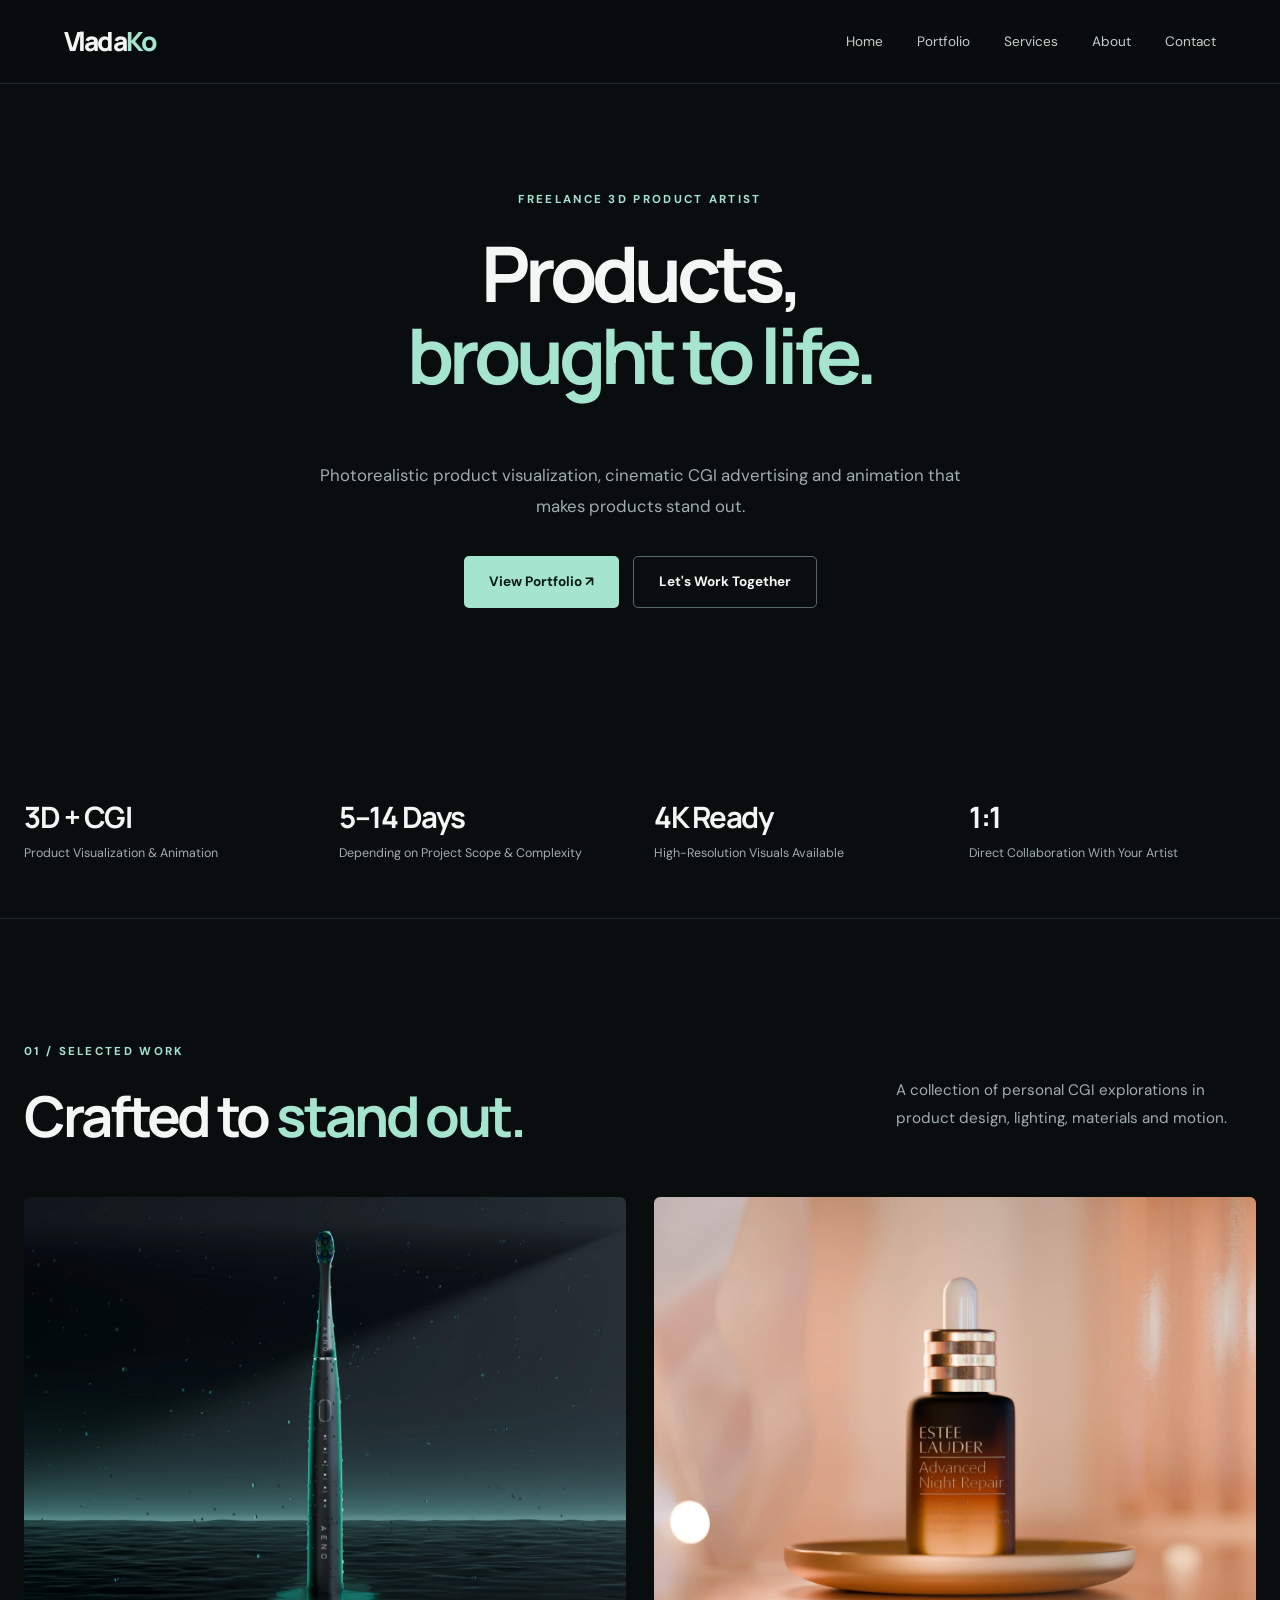
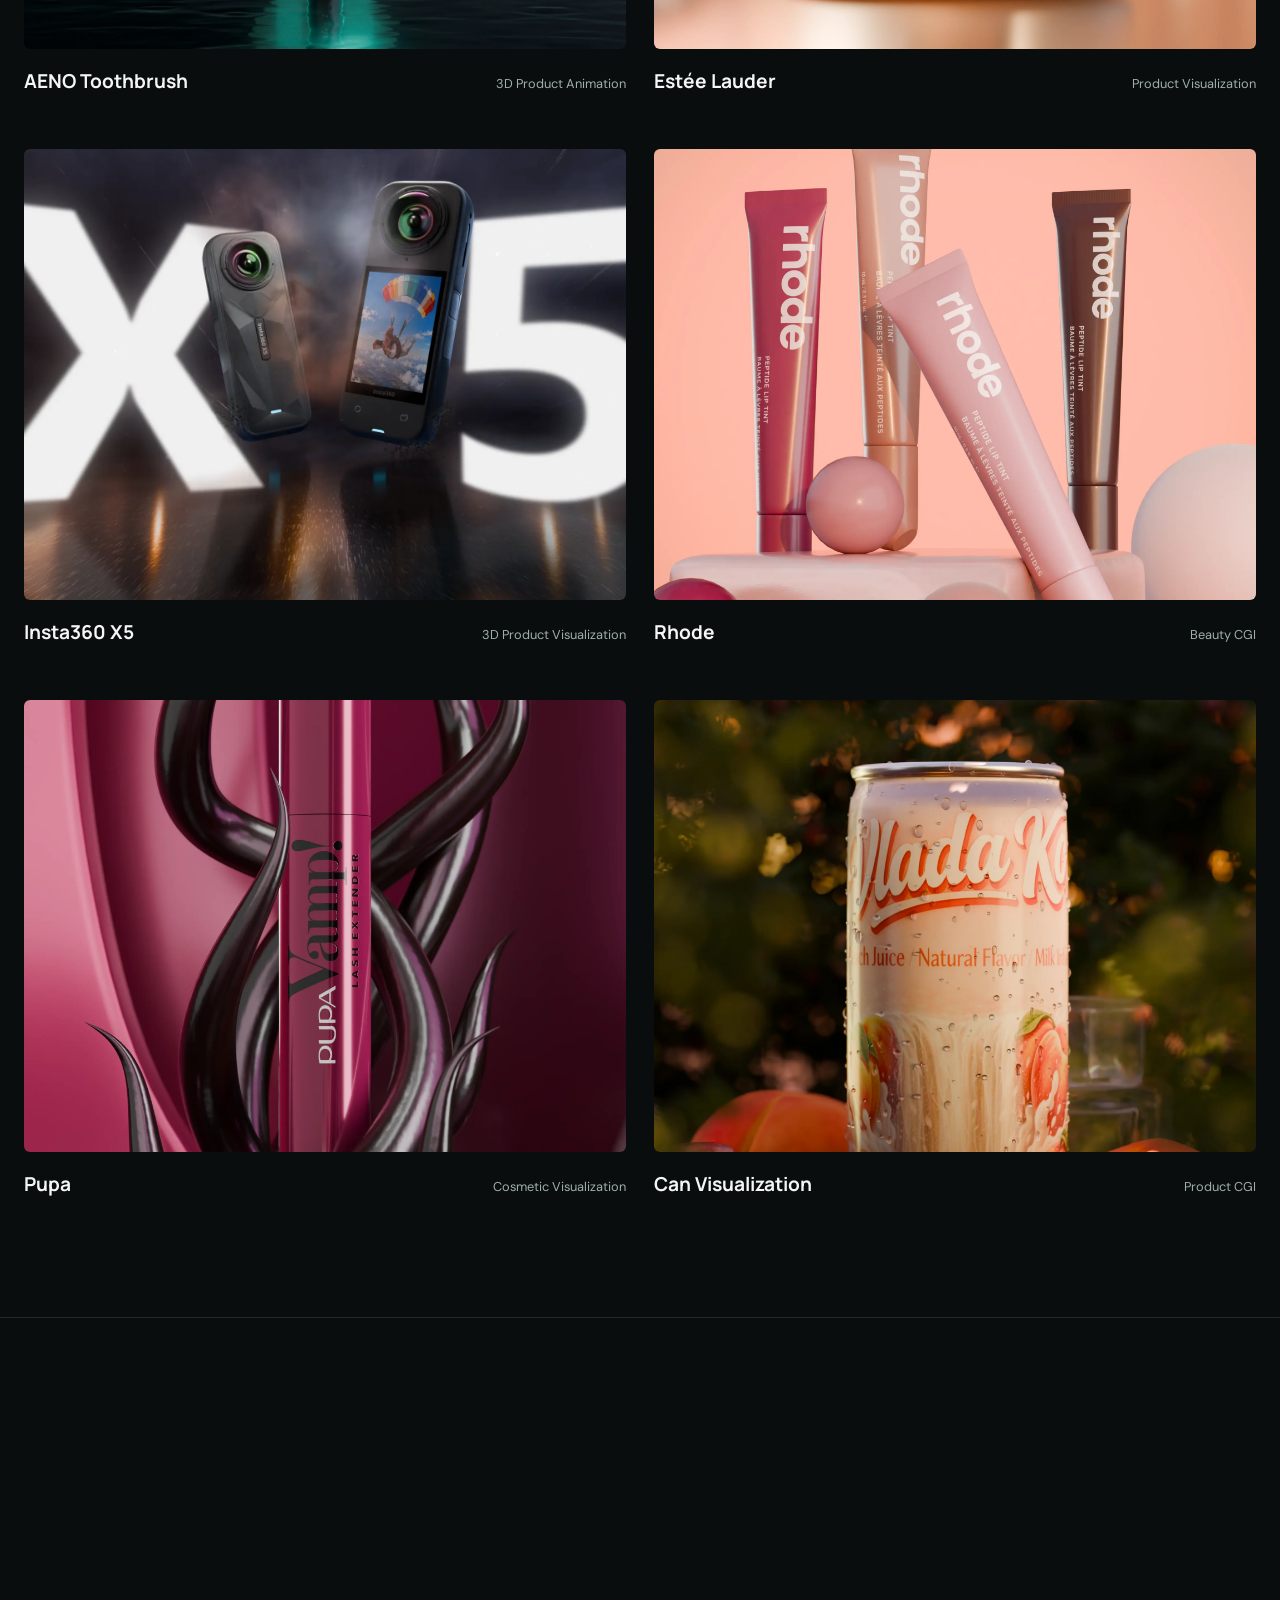
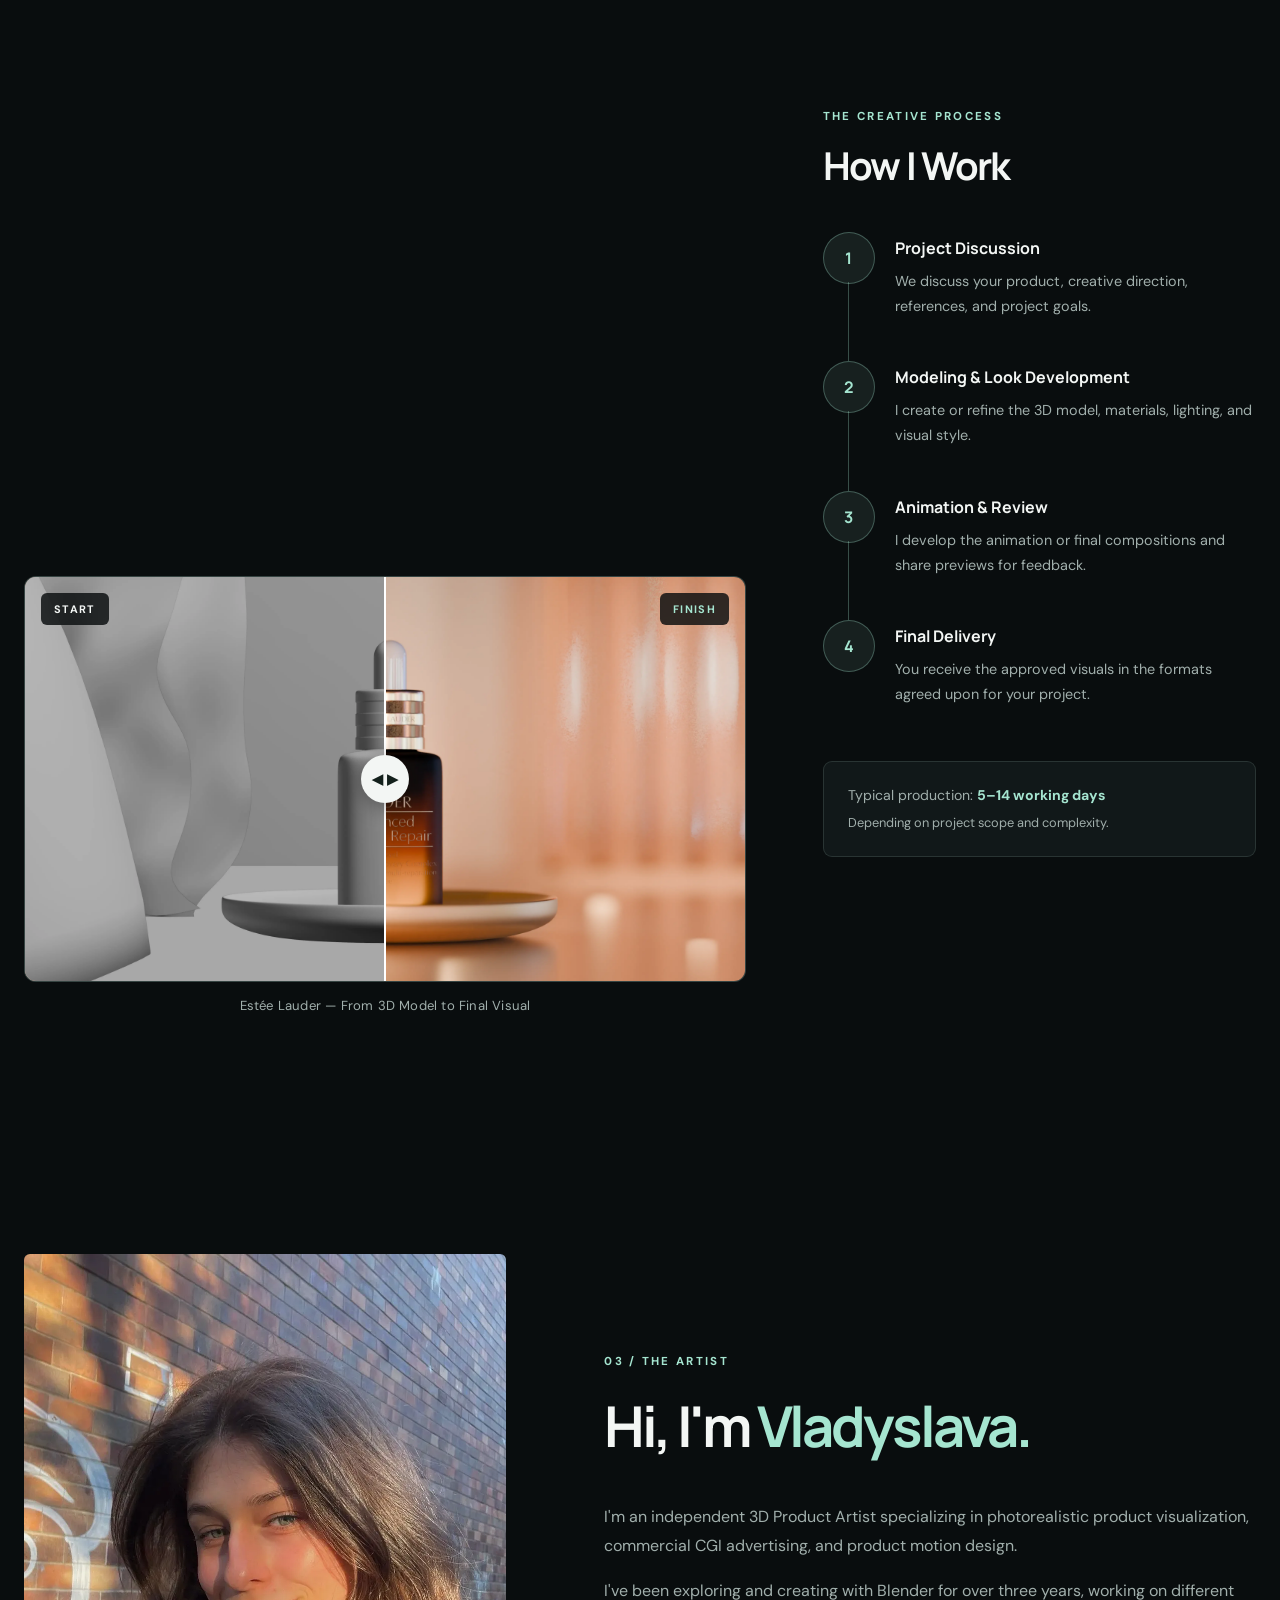
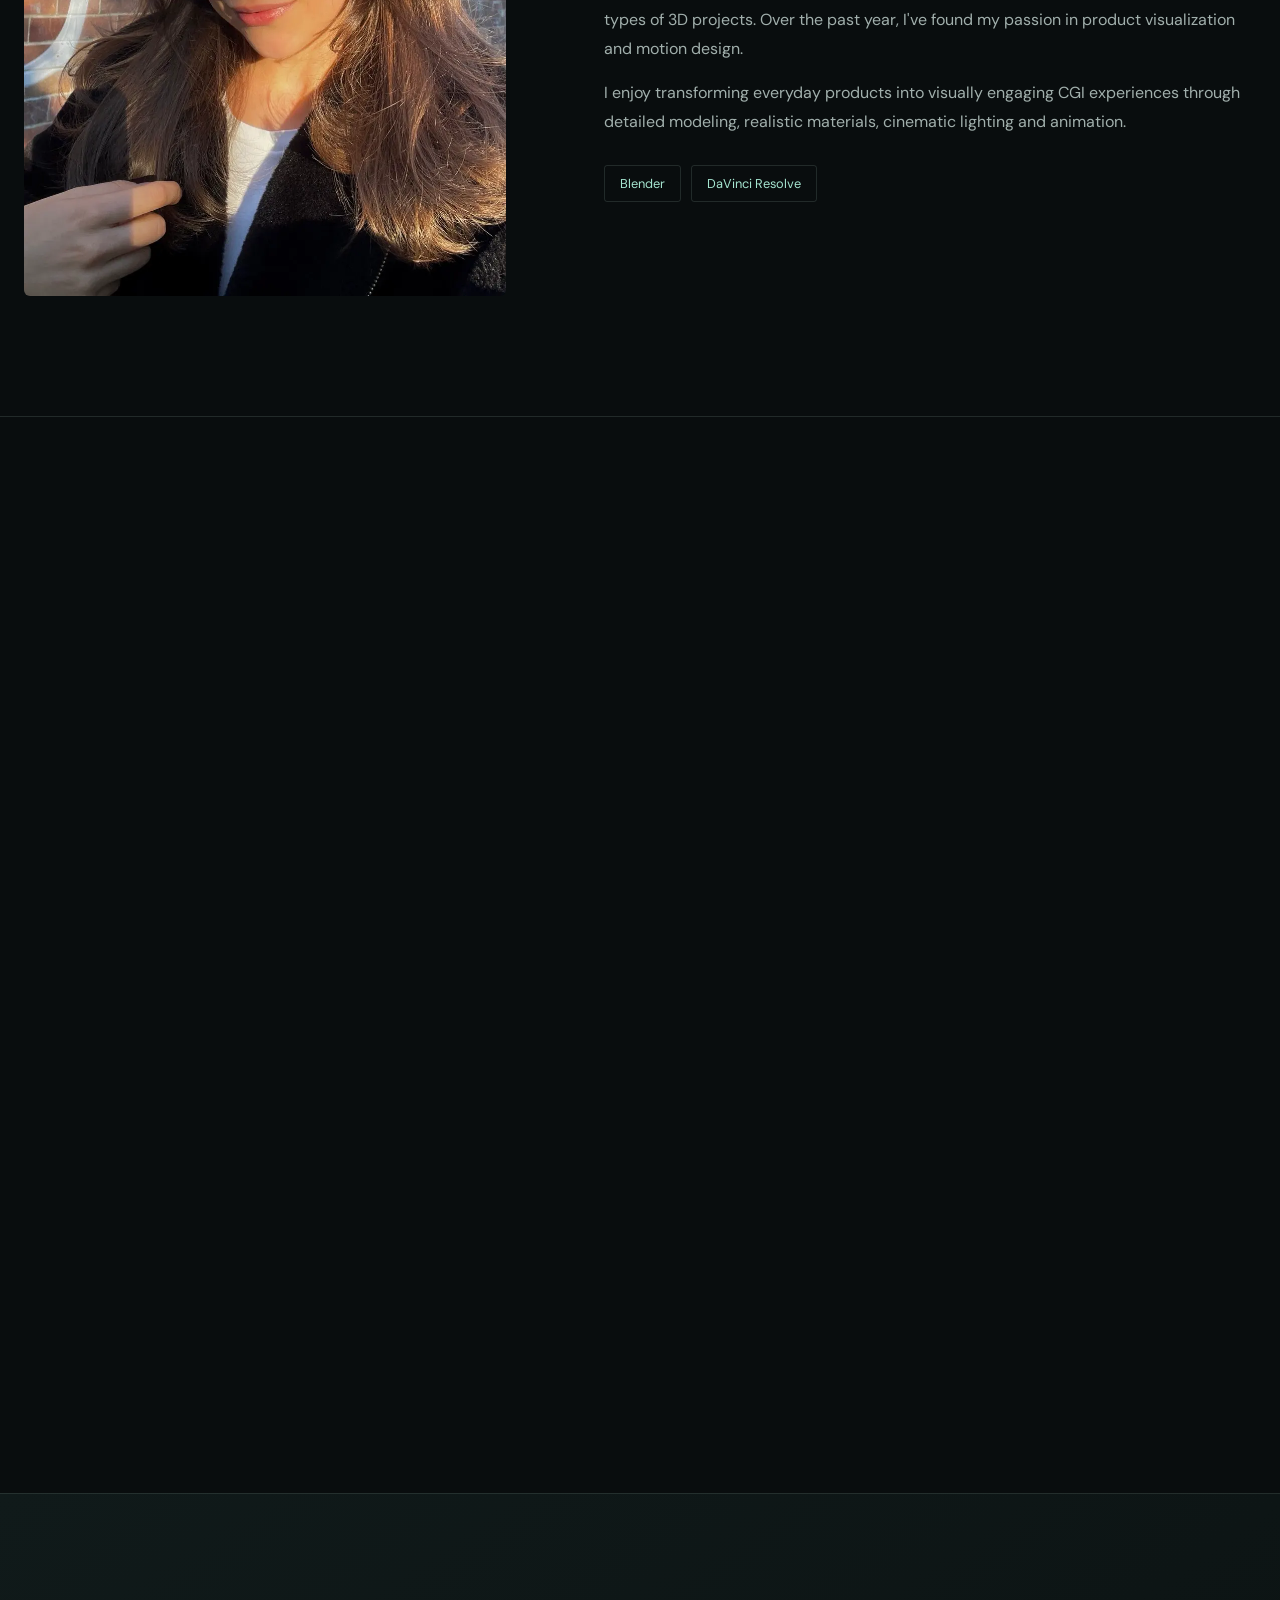
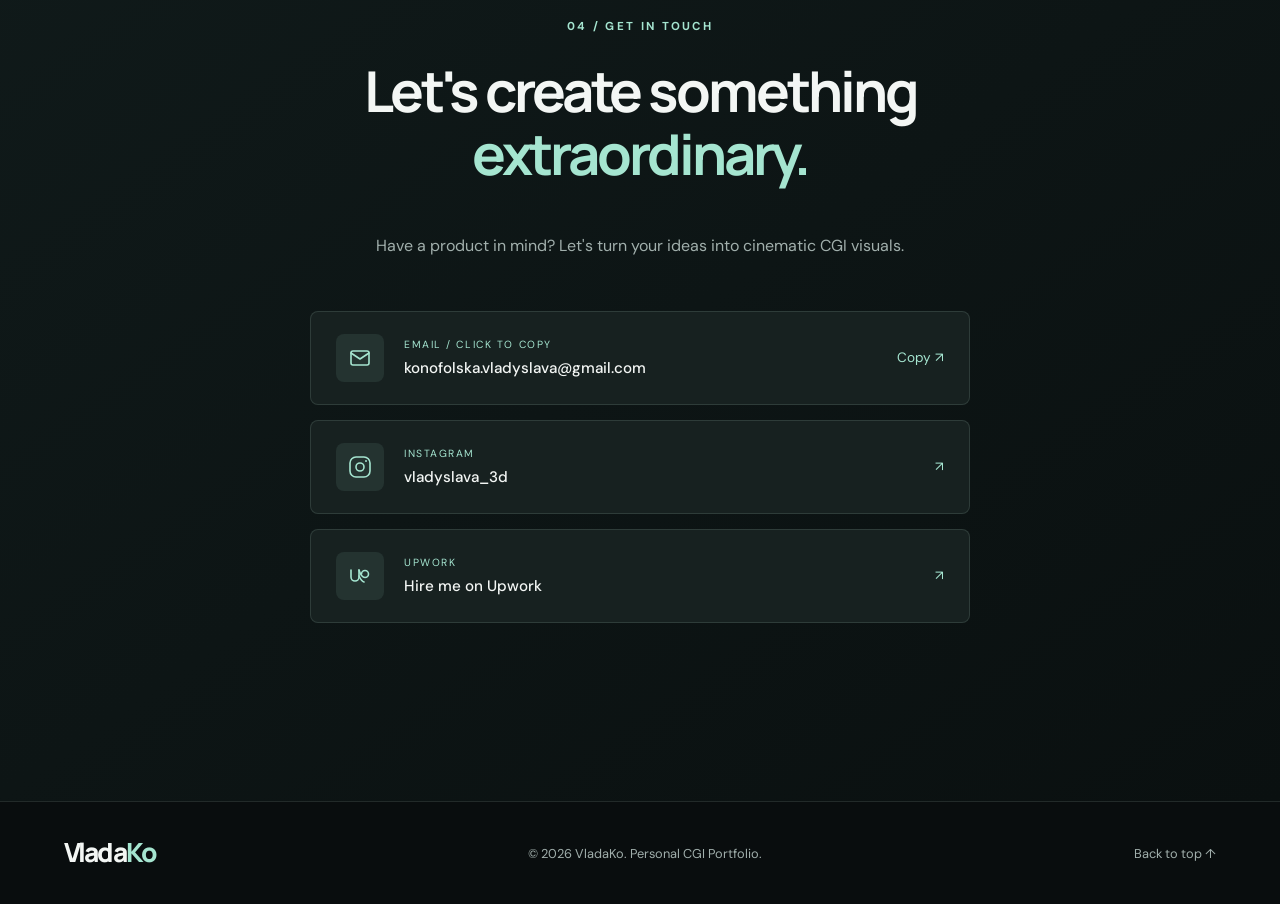
<file: index.html>
<!DOCTYPE html>
<html lang="en">

<head>
  

<!-- Google tag (gtag.js) -->
<script async src="https://www.googletagmanager.com/gtag/js?id=G-XXXXXXXXXX"></script>
<script>
  window.dataLayer = window.dataLayer || [];
  function gtag(){dataLayer.push(arguments);}
  gtag('js', new Date());
  gtag('config', 'G-F8D3FKDGHG');
</script>

  
  <meta charset="UTF-8">

  <meta
    name="viewport"
    content="width=device-width, initial-scale=1.0"
  >

  <meta
    name="description"
    content="VladaKo — photorealistic 3D product visualization, commercial CGI advertising and product animation by Vladyslava Konofolska."
  >

  <title>VladaKo | 3D Product Artist</title>

  <!-- No custom favicon -->
  <link rel="icon" href="data:,">

  <!-- Styles -->
  <link rel="stylesheet" href="style.css">

  <!-- JavaScript -->
  <script src="script.js" defer></script>

</head>

<body>

  <!-- ===================================
       HEADER
  =================================== -->

  <header class="site-header">

    <a href="index.html" class="logo">Vlada<span>Ko</span></a>

    <button
      class="menu-toggle"
      type="button"
      aria-label="Toggle navigation"
      aria-expanded="false"
    >
      <span></span>
      <span></span>
      <span></span>
    </button>

    <nav
      class="navigation"
      aria-label="Main navigation"
    >
      <a href="#home">Home</a>
      <a href="#portfolio">Portfolio</a>
      <a href="#services">Services</a>
      <a href="#about">About</a>
      <a href="#contact">Contact</a>
    </nav>

  </header>


  <main>

    <!-- ===================================
         HERO SECTION
    =================================== -->

    <section class="hero hero-centered" id="home">

      <div class="hero-copy reveal">

        <span class="eyebrow">
          FREELANCE 3D PRODUCT ARTIST
        </span>

        <h1>
          Products,<br>
          <em>brought to life.</em>
        </h1>

        <p>
          Photorealistic product visualization,
          cinematic CGI advertising and animation
          that makes products stand out.
        </p>

        <div class="button-group">

          <a
            href="#portfolio"
            class="btn btn-primary"
          >
            View Portfolio ↗
          </a>

          <a
            href="#contact"
            class="btn btn-outline"
          >
            Let's Work Together
          </a>

        </div>

      </div>


      <!-- Future interactive 3D showcase -->
<!--  <div
        class="hero-visual hero-model-placeholder"
        id="hero-model-container"
      >

        <div class="hero-placeholder-content">

          <span class="hero-placeholder-line"></span>

          <span>3D EXPERIENCE</span>

          <p>
            Interactive product showcase coming soon.
          </p>

        </div>

      </div>-->
    

    </section>


    <!-- ===================================
         PORTFOLIO HIGHLIGHTS
    =================================== -->

    <section
      class="highlights-section"
      aria-label="VladaKo services and production details"
    >

      <div class="highlights-grid">

        <div class="highlight-item">

          <h3>3D + CGI</h3>

          <p>
            Product Visualization &amp; Animation
          </p>

        </div>


        <div class="highlight-item">

          <h3>5–14 Days</h3>

          <p>
            Depending on Project Scope &amp; Complexity
          </p>

        </div>


        <div class="highlight-item">

          <h3>4K Ready</h3>

          <p>
            High-Resolution Visuals Available
          </p>

        </div>


        <div class="highlight-item">

          <h3>1:1</h3>

          <p>
            Direct Collaboration With Your Artist
          </p>

        </div>

      </div>

    </section>


    <!-- ===================================
         PORTFOLIO
    =================================== -->

    <section
      class="section portfolio-section"
      id="portfolio"
    >

      <div class="section-heading reveal">

        <div>

          <span class="eyebrow">
            01 / SELECTED WORK
          </span>

          <h2>
            Crafted to <em>stand out.</em>
          </h2>

        </div>

        <p>
          A collection of personal CGI explorations
          in product design, lighting, materials
          and motion.
        </p>

      </div>


      <div class="portfolio-grid">

        <!-- AENO -->

        <a
          href="projects/aeno.html"
          class="project-card reveal"
        >

          <div class="project-image">

            <img
              src="assets/images/aeno/aeno.webp"
              alt="AENO toothbrush CGI"
              loading="lazy"
            >

            <span class="project-arrow">↗</span>

          </div>

          <div class="project-info">

            <h3>AENO Toothbrush</h3>

            <span>3D Product Animation</span>

          </div>

        </a>


        <!-- ESTEE LAUDER -->

        <a
          href="projects/estee_lauder.html"
          class="project-card reveal"
        >

          <div class="project-image">

            <img
              src="assets/images/estee_lauder/the estee lauder 1.webp"
              alt="Estée Lauder CGI"
              loading="lazy"
            >

            <span class="project-arrow">↗</span>

          </div>

          <div class="project-info">

            <h3>Estée Lauder</h3>

            <span>Product Visualization</span>

          </div>

        </a>


        <!-- INSTA360 -->

        <a
          href="projects/insta360x5.html"
          class="project-card reveal"
        >

          <div class="project-image">

            <img
              src="assets/images/insta360x5/Insta360 X5.webp"
              alt="Insta360 X5 CGI"
              loading="lazy"
            >

            <span class="project-arrow">↗</span>

          </div>

          <div class="project-info">

            <h3>Insta360 X5</h3>

            <span>3D Product Visualization</span>

          </div>

        </a>


        <!-- RHODE -->

        <a
          href="projects/rhobe.html"
          class="project-card reveal"
        >

          <div class="project-image">

            <img
              src="assets/images/rhobe/rhobe.webp"
              alt="Rhode inspired CGI"
              loading="lazy"
            >

            <span class="project-arrow">↗</span>

          </div>

          <div class="project-info">

            <h3>Rhode</h3>

            <span>Beauty CGI</span>

          </div>

        </a>


        <!-- PUPA -->

        <a
          href="projects/pupa.html"
          class="project-card reveal"
        >

          <div class="project-image">

            <img
              src="assets/images/pupa/pupa.webp"
              alt="Pupa product CGI"
              loading="lazy"
            >

            <span class="project-arrow">↗</span>

          </div>

          <div class="project-info">

            <h3>Pupa</h3>

            <span>Cosmetic Visualization</span>

          </div>

        </a>


        <!-- CAN -->

        <a
          href="projects/can_vladako.html"
          class="project-card reveal"
        >

          <div class="project-image">

            <img
              src="assets/images/can_vladako/can_vladako1.webp"
              alt="Can product CGI"
              loading="lazy"
            >

            <span class="project-arrow">↗</span>

          </div>

          <div class="project-info">

            <h3>Can Visualization</h3>

            <span>Product CGI</span>

          </div>

        </a>

      </div>

    </section>


    <!-- ===================================
         SERVICES
    =================================== -->

    <section
      class="section services-section"
      id="services"
    >

      <div class="section-heading reveal">

        <div>

          <span class="eyebrow">
            02 / WHAT I DO
          </span>

          <h2>
            Creative solutions.<br>
            <em>Realistic results.</em>
          </h2>

        </div>

      </div>


      <div class="services-grid">

        <article class="service-card reveal">

          <span class="service-number">01</span>

          <h3>3D Product Visualization</h3>

          <p>
            Detailed product modeling, realistic materials
            and high-quality visuals that showcase your
            product from its best angles.
          </p>

        </article>


        <article class="service-card reveal">

          <span class="service-number">02</span>

          <h3>CGI Advertising</h3>

          <p>
            Creative, cinematic product imagery designed
            for advertising campaigns, websites and
            social media.
          </p>

        </article>


        <article class="service-card reveal">

          <span class="service-number">03</span>

          <h3>Product Animation</h3>

          <p>
            Engaging 3D animations that highlight product
            features through motion, lighting and
            visual storytelling.
          </p>

        </article>


        <article class="service-card reveal">

          <span class="service-number">04</span>

          <h3>Photorealistic Rendering</h3>

          <p>
            Premium still renders with carefully crafted
            materials, reflections, composition and lighting.
          </p>

        </article>

      </div>

    </section>

<!-- =========================================
     1. WHY WORK WITH ME
========================================= -->
<section class="section why-section" id="why-me">
  <div class="section-heading reveal">
    <div>
      <span class="eyebrow">WHY VLADAKO</span>
      <h2>Why Work <em>With Me.</em></h2>
    </div>
    <p>
      Thoughtful CGI that makes your product
      look its best, from the smallest detail
      to the final frame.
    </p>
  </div>

  <div class="why-grid">

    <article class="why-card reveal">
      <div class="why-icon" aria-hidden="true">
        <svg viewBox="0 0 24 24" fill="none"
             stroke="currentColor" stroke-width="1.7"
             stroke-linecap="round" stroke-linejoin="round">
          <path d="M2 12s3.6-7 10-7 10 7 10 7-3.6 7-10 7S2 12 2 12Z"/>
          <circle cx="12" cy="12" r="3"/>
        </svg>
      </div>
      <h3>Photorealistic Quality</h3>
      <p>
        Realistic materials, carefully crafted lighting,
        and refined details that bring your product to life.
      </p>
    </article>

    <article class="why-card reveal">
      <div class="why-icon" aria-hidden="true">
        <svg viewBox="0 0 24 24" fill="none"
             stroke="currentColor" stroke-width="1.7"
             stroke-linecap="round" stroke-linejoin="round">
          <rect x="3" y="5" width="18" height="14" rx="2"/>
          <path d="m10 9 5 3-5 3V9Z"/>
          <path d="M7 2v3M17 2v3M7 19v3M17 19v3"/>
        </svg>
      </div>
      <h3>Product-Focused Storytelling</h3>
      <p>
        Every camera movement and animation is designed
        to showcase your product's features and character.
      </p>
    </article>

    <article class="why-card reveal">
      <div class="why-icon" aria-hidden="true">
        <svg viewBox="0 0 24 24" fill="none"
             stroke="currentColor" stroke-width="1.7"
             stroke-linecap="round" stroke-linejoin="round">
          <path d="M4 5h16v11H8l-4 4V5Z"/>
          <path d="M8 9h8M8 12h5"/>
        </svg>
      </div>
      <h3>Direct Collaboration</h3>
      <p>
        Work directly with the artist creating your visuals,
        from the first concept to the final render.
      </p>
    </article>

  </div>
</section>


<!-- =========================================
     2 + 3. BEFORE/AFTER AND HOW I WORK
========================================= -->
<section class="section process-section" id="process">

  <div class="section-heading reveal">
    <div>
      <span class="eyebrow">BEHIND THE VISUALS</span>
      <h2>From Clay <em>to Final.</em></h2>
    </div>
    <p>
      Explore how a simple 3D model becomes
      a polished product visual.
      Drag the slider to compare.
    </p>
  </div>

  <div class="process-layout">

    <!-- LEFT COLUMN: COMPARISONS -->
    <div class="comparisons">

      <!-- AENO -->
      <figure class="comparison-project reveal">

        <div class="comparison-slider"
             data-comparison
             tabindex="0"
             role="slider"
             aria-label="AENO before and after comparison"
             aria-valuemin="0"
             aria-valuemax="100"
             aria-valuenow="50"
             aria-valuetext="50 percent of the clay render visible">

          <img
            class="comparison-image comparison-finish"
            src="assets/images/aeno-finish.webp"
            alt="AENO final photorealistic render"
            draggable="false"
          >

          <div class="comparison-before">
            <img
              class="comparison-image"
              src="assets/images/aeno-start.webp"
              alt="AENO untextured clay render"
              draggable="false"
            >
          </div>

          <span class="comparison-label comparison-label-start">
            START
          </span>

          <span class="comparison-label comparison-label-finish">
            FINISH
          </span>

          <div class="comparison-handle" aria-hidden="true">
            <span class="comparison-knob">
              <span>◀</span>
              <span>▶</span>
            </span>
          </div>

        </div>

        <figcaption>
          AENO — Product Modeling & Final CGI
        </figcaption>

      </figure>

      <!-- ESTEE LAUDER -->
      <figure class="comparison-project reveal">

        <div class="comparison-slider"
             data-comparison
             tabindex="0"
             role="slider"
             aria-label="Estée Lauder before and after comparison"
             aria-valuemin="0"
             aria-valuemax="100"
             aria-valuenow="50"
             aria-valuetext="50 percent of the clay render visible">

          <img
            class="comparison-image comparison-finish"
            src="assets/images/estee-finish.webp"
            alt="Estée Lauder final photorealistic render"
            draggable="false"
          >

          <div class="comparison-before">
            <img
              class="comparison-image"
              src="assets/images/estee-start.webp"
              alt="Estée Lauder untextured clay render"
              draggable="false"
            >
          </div>

          <span class="comparison-label comparison-label-start">
            START
          </span>

          <span class="comparison-label comparison-label-finish">
            FINISH
          </span>

          <div class="comparison-handle" aria-hidden="true">
            <span class="comparison-knob">
              <span>◀</span>
              <span>▶</span>
            </span>
          </div>

        </div>

        <figcaption>
          Estée Lauder — From 3D Model to Final Visual
        </figcaption>

      </figure>

    </div>


    <!-- RIGHT COLUMN: WORKFLOW -->
    <div class="workflow reveal">

      <span class="eyebrow">THE CREATIVE PROCESS</span>
      <h3>How I Work</h3>

      <ol class="workflow-list">

        <li class="workflow-step">
          <span class="workflow-number">1</span>
          <div>
            <h4>Project Discussion</h4>
            <p>
              We discuss your product, creative direction,
              references, and project goals.
            </p>
          </div>
        </li>

        <li class="workflow-step">
          <span class="workflow-number">2</span>
          <div>
            <h4>Modeling & Look Development</h4>
            <p>
              I create or refine the 3D model,
              materials, lighting, and visual style.
            </p>
          </div>
        </li>

        <li class="workflow-step">
          <span class="workflow-number">3</span>
          <div>
            <h4>Animation & Review</h4>
            <p>
              I develop the animation or final compositions
              and share previews for feedback.
            </p>
          </div>
        </li>

        <li class="workflow-step">
          <span class="workflow-number">4</span>
          <div>
            <h4>Final Delivery</h4>
            <p>
              You receive the approved visuals in the
              formats agreed upon for your project.
            </p>
          </div>
        </li>

      </ol>

      <p class="workflow-timeline">
        Typical production: <strong>5–14 working days</strong>
        <span>Depending on project scope and complexity.</span>
      </p>

    </div>

  </div>
</section>



    <!-- ===================================
         ABOUT ME
    =================================== -->

    <section
      class="section about-section"
      id="about"
    >

      <div class="about-image reveal">

        <img
          src="assets/about/vladyslava-portrait.webp"
          alt="Portrait of Vladyslava Konofolska"
          loading="lazy"
        >

      </div>


      <div class="about-content reveal">

        <span class="eyebrow">
          03 / THE ARTIST
        </span>

        <h2>
          Hi, I'm <em>Vladyslava.</em>
        </h2>

        <p>
          I'm an independent 3D Product Artist specializing
          in photorealistic product visualization,
          commercial CGI advertising, and product motion design.
        </p>

        <p>
          I've been exploring and creating with Blender for
          over three years, working on different types of
          3D projects. Over the past year, I've found my
          passion in product visualization and motion design.
        </p>

        <p>
          I enjoy transforming everyday products into visually
          engaging CGI experiences through detailed modeling,
          realistic materials, cinematic lighting and animation.
        </p>

        <div class="software-tags">

          <span>Blender</span>

          <span>DaVinci Resolve</span>

        </div>

      </div>

    </section>

 <!-- =========================================
     4. FREQUENTLY ASKED QUESTIONS
========================================= -->
<section class="section faq-section" id="faq">

  <div class="faq-heading reveal">
    <span class="eyebrow">GOOD TO KNOW</span>
    <h2>Frequently Asked <em>Questions.</em></h2>
    <p>
      Everything you need to know
      before we start creating together.
    </p>
  </div>

  <div class="faq-list">

     <details class="faq-item reveal" open>
      <summary>
        How much does a 3D product animation cost?
        <span class="faq-chevron" aria-hidden="true"></span>
      </summary>
      <div class="faq-answer">
        Pricing depends on the product, animation length,
        complexity, and required deliverables.
        Share your project details and I'll prepare
        a custom quote.
      </div>
     </details>

     <details class="faq-item reveal">
      <summary>
        How long does a project take?
        <span class="faq-chevron" aria-hidden="true"></span>
      </summary>
      <div class="faq-answer">
        Most projects are estimated at around 5–14
        working days, depending on their scope and
        complexity. Larger-scale projects may take longer.
      </div>
     </details>
 
     <details class="faq-item reveal">
      <summary>
        Do you offer revisions?
        <span class="faq-chevron" aria-hidden="true"></span>
      </summary>
      <div class="faq-answer">
        Yes. The number of revision rounds is agreed
        upon before the project begins, so expectations
        are clear.
      </div>
     </details>

     <details class="faq-item reveal">
      <summary>
        Do I need to provide a 3D model?
        <span class="faq-chevron" aria-hidden="true"></span>
      </summary>
      <div class="faq-answer">
        Not necessarily. I can create a product model
        from suitable photos, dimensions, and references.
        Existing 3D files are also welcome.
      </div>
     </details>

     <details class="faq-item reveal">
      <summary>
        Can you create vertical videos for social media?
        <span class="faq-chevron" aria-hidden="true"></span>
      </summary>
      <div class="faq-answer">
        Yes. I can prepare animations in vertical,
        horizontal, or square formats depending
        on where you plan to use them.
      </div>
     </details>

     <details class="faq-item reveal">
      <summary>
        How do we get started?
        <span class="faq-chevron" aria-hidden="true"></span>
      </summary>
      <div class="faq-answer">
        Send me a short description of your product,
        reference images, and what you'd like to create.
        I'll review the requirements and discuss
        the next steps with you.
      </div>
     </details>

      </div>
     </section>


    <!-- ===================================
         CONTACT
    =================================== -->

    <section
      class="section contact-section"
      id="contact"
    >

      <div class="contact-inner reveal">

        <span class="eyebrow">
          04 / GET IN TOUCH
        </span>

        <h2>
          Let's create something<br>
          <em>extraordinary.</em>
        </h2>

        <p>
          Have a product in mind?
          Let's turn your ideas into cinematic CGI visuals.
        </p>


        <div class="contact-links">

          <!-- EMAIL / COPY -->

          <button
            class="contact-item email-copy"
            type="button"
            data-email="konofolska.vladyslava@gmail.com"
            aria-label="Copy email address"
          >

            <span class="contact-icon">

              <svg
                viewBox="0 0 24 24"
                fill="none"
                stroke="currentColor"
                stroke-width="1.6"
                stroke-linecap="round"
                stroke-linejoin="round"
                aria-hidden="true"
              >

                <rect
                  x="3"
                  y="5"
                  width="18"
                  height="14"
                  rx="2"
                />

                <path d="m3 7 9 6 9-6"/>

              </svg>

            </span>


            <span class="contact-text">

              <small>EMAIL / CLICK TO COPY</small>

              <strong>
                konofolska.vladyslava@gmail.com
              </strong>

            </span>


            <span class="contact-action">
              Copy ↗
            </span>

          </button>


          <!-- INSTAGRAM -->

          <a
            class="contact-item"
            href="https://www.instagram.com/vladyslava_3d/"
            target="_blank"
            rel="noopener noreferrer"
            aria-label="Visit Instagram vladyslava_3d"
          >

            <span class="contact-icon">

              <svg
                viewBox="0 0 24 24"
                fill="none"
                stroke="currentColor"
                stroke-width="1.6"
                stroke-linecap="round"
                stroke-linejoin="round"
                aria-hidden="true"
              >

                <rect
                  x="2"
                  y="2"
                  width="20"
                  height="20"
                  rx="6"
                />

                <circle
                  cx="12"
                  cy="12"
                  r="4"
                />

                <circle
                  cx="18"
                  cy="6"
                  r="1"
                  fill="currentColor"
                  stroke="none"
                />

              </svg>

            </span>


            <span class="contact-text">

              <small>INSTAGRAM</small>

              <strong>vladyslava_3d</strong>

            </span>


            <span class="contact-action">↗</span>

          </a>

<!-- UPWORK -->
<a
  class="contact-item"
  href="https://www.upwork.com/freelancers/~01c9bd82867be9fbf6?mp_source=share"
  target="_blank"
  rel="noopener noreferrer"
  aria-label="Visit Vladyslava's Upwork profile"
>
  <span class="contact-icon">
    <svg viewBox="0 0 24 24"
         fill="none"
         stroke="currentColor"
         stroke-width="1.6"
         stroke-linecap="round"
         stroke-linejoin="round"
         aria-hidden="true">
      <path d="M3 6v7a4 4 0 0 0 8 0V6"/>
      <path d="M11 6c1.2 4 3.2 7.5 6 7.5a3.5 3.5 0 1 0-3.5-3.5"/>
      <path d="M11 12c1.5 3.2 3.3 5.5 5 6"/>
    </svg>
  </span>

  <span class="contact-text">
    <small>UPWORK</small>
    <strong>Hire me on Upwork</strong>
  </span>

  <span class="contact-action">↗</span>
</a>


        </div>


        <p
          class="contact-feedback"
          id="copy-feedback"
          role="status"
          aria-live="polite"
        ></p>

      </div>

    </section>

  </main>


  <!-- ===================================
       FOOTER
  =================================== -->

  <footer class="site-footer">

    <a href="index.html" class="logo">Vlada<span>Ko</span></a>

    <p>
      © <span id="year"></span>
      VladaKo. Personal CGI Portfolio.
    </p>

    <a href="#home">
      Back to top ↑
    </a>

  </footer>
 <script src="script.js" defer></script>
</body>
</html>
</file>
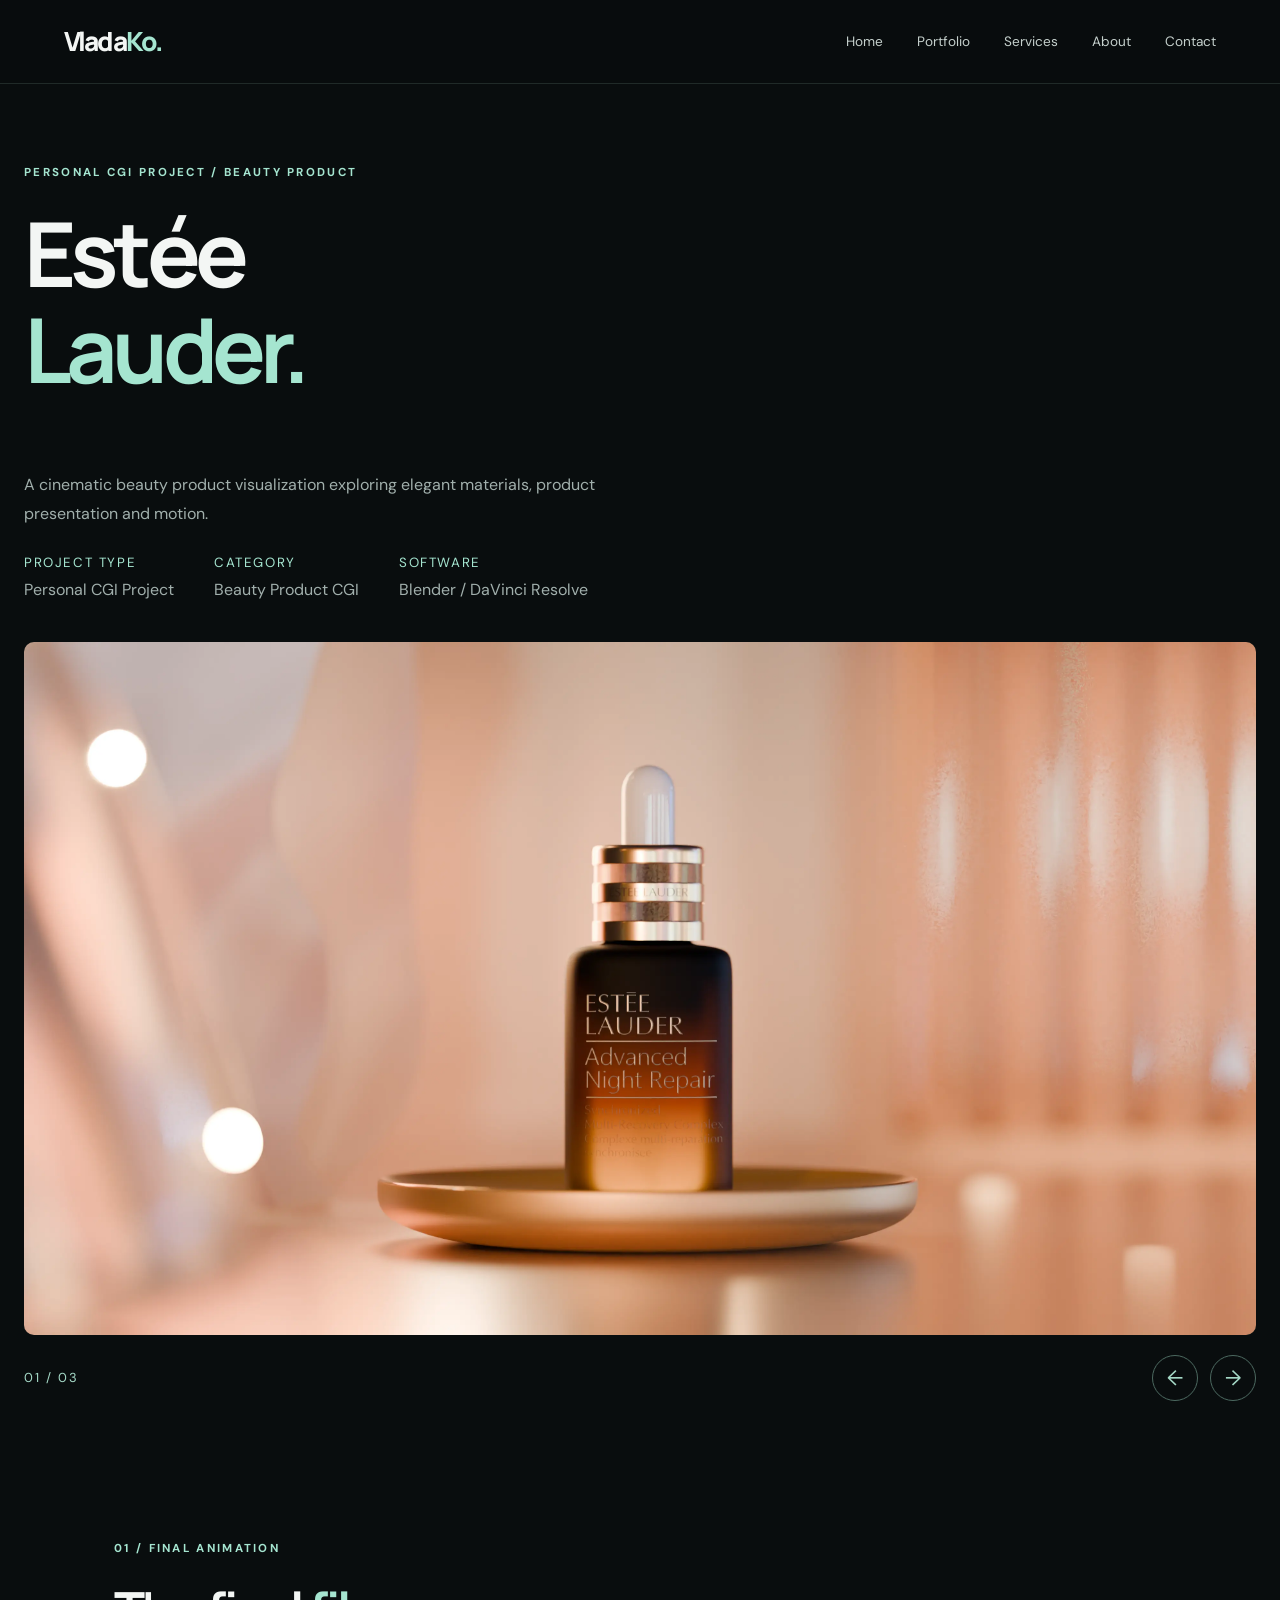
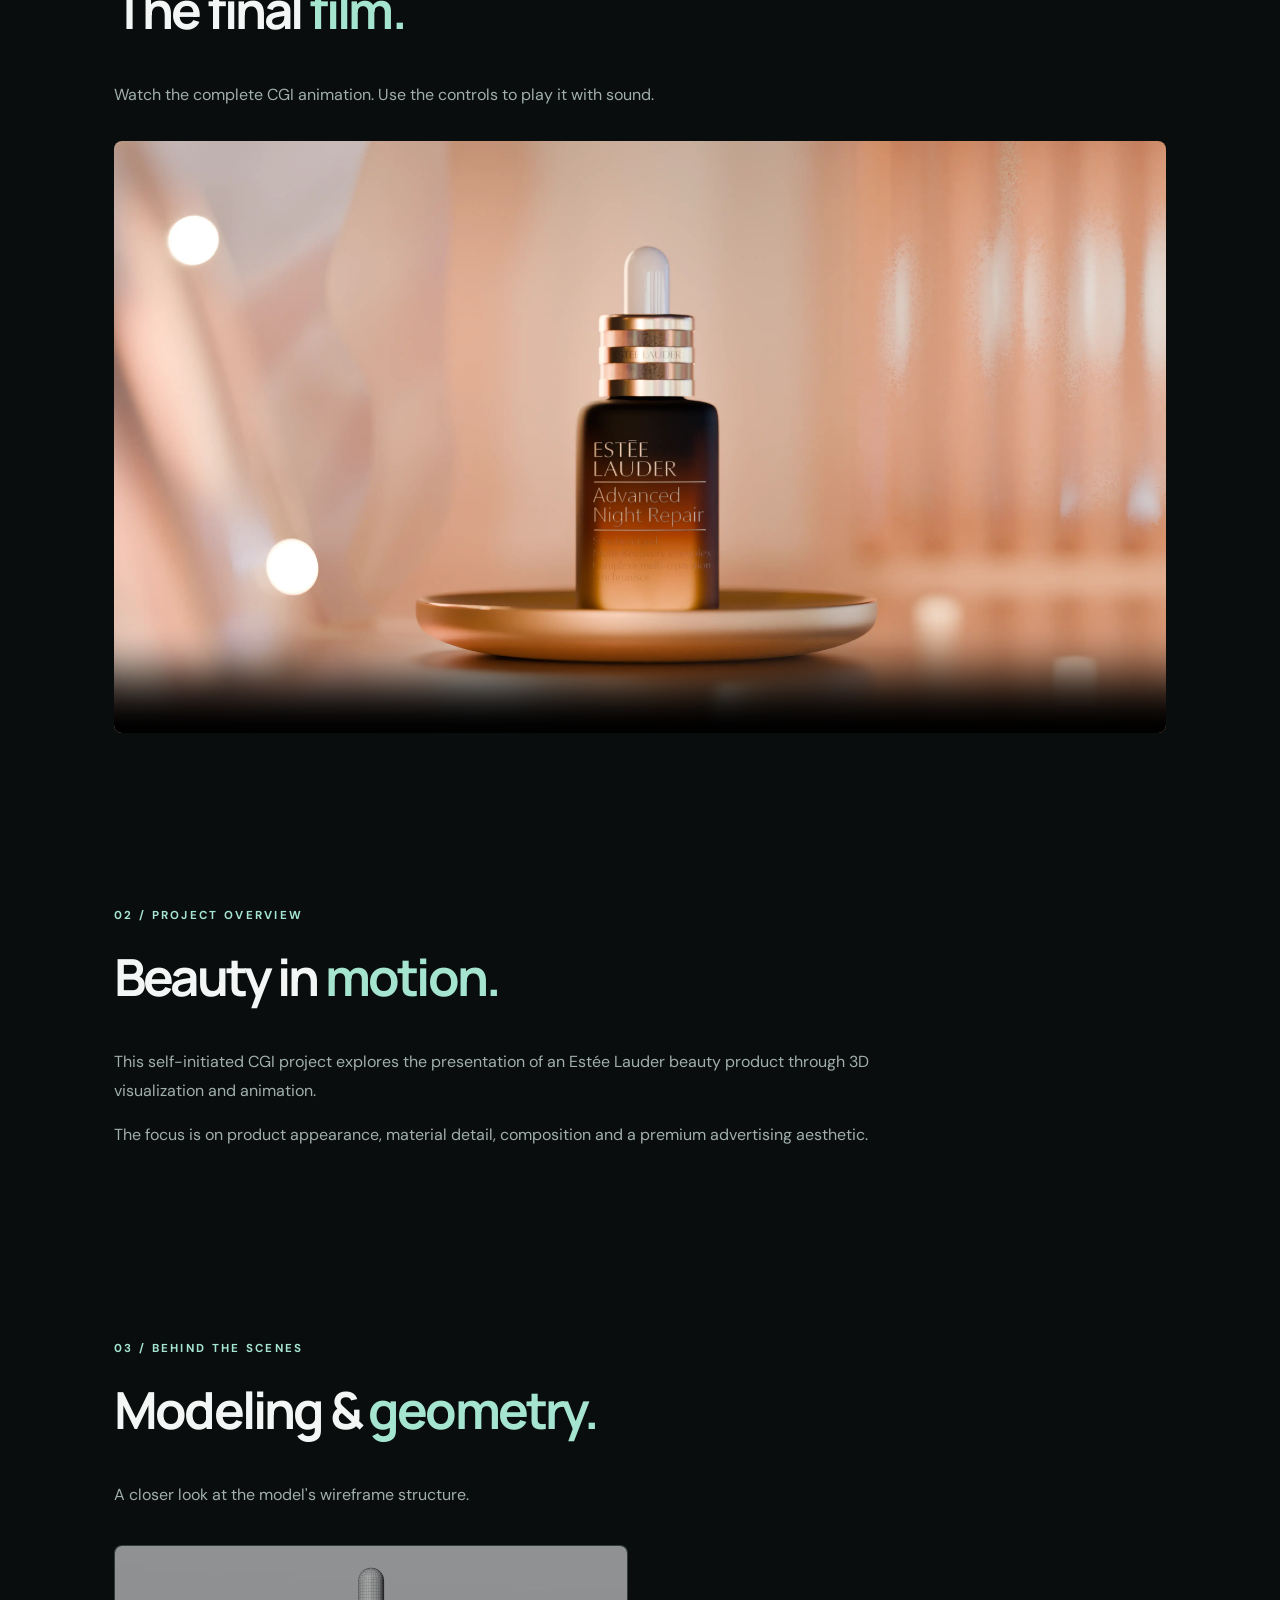
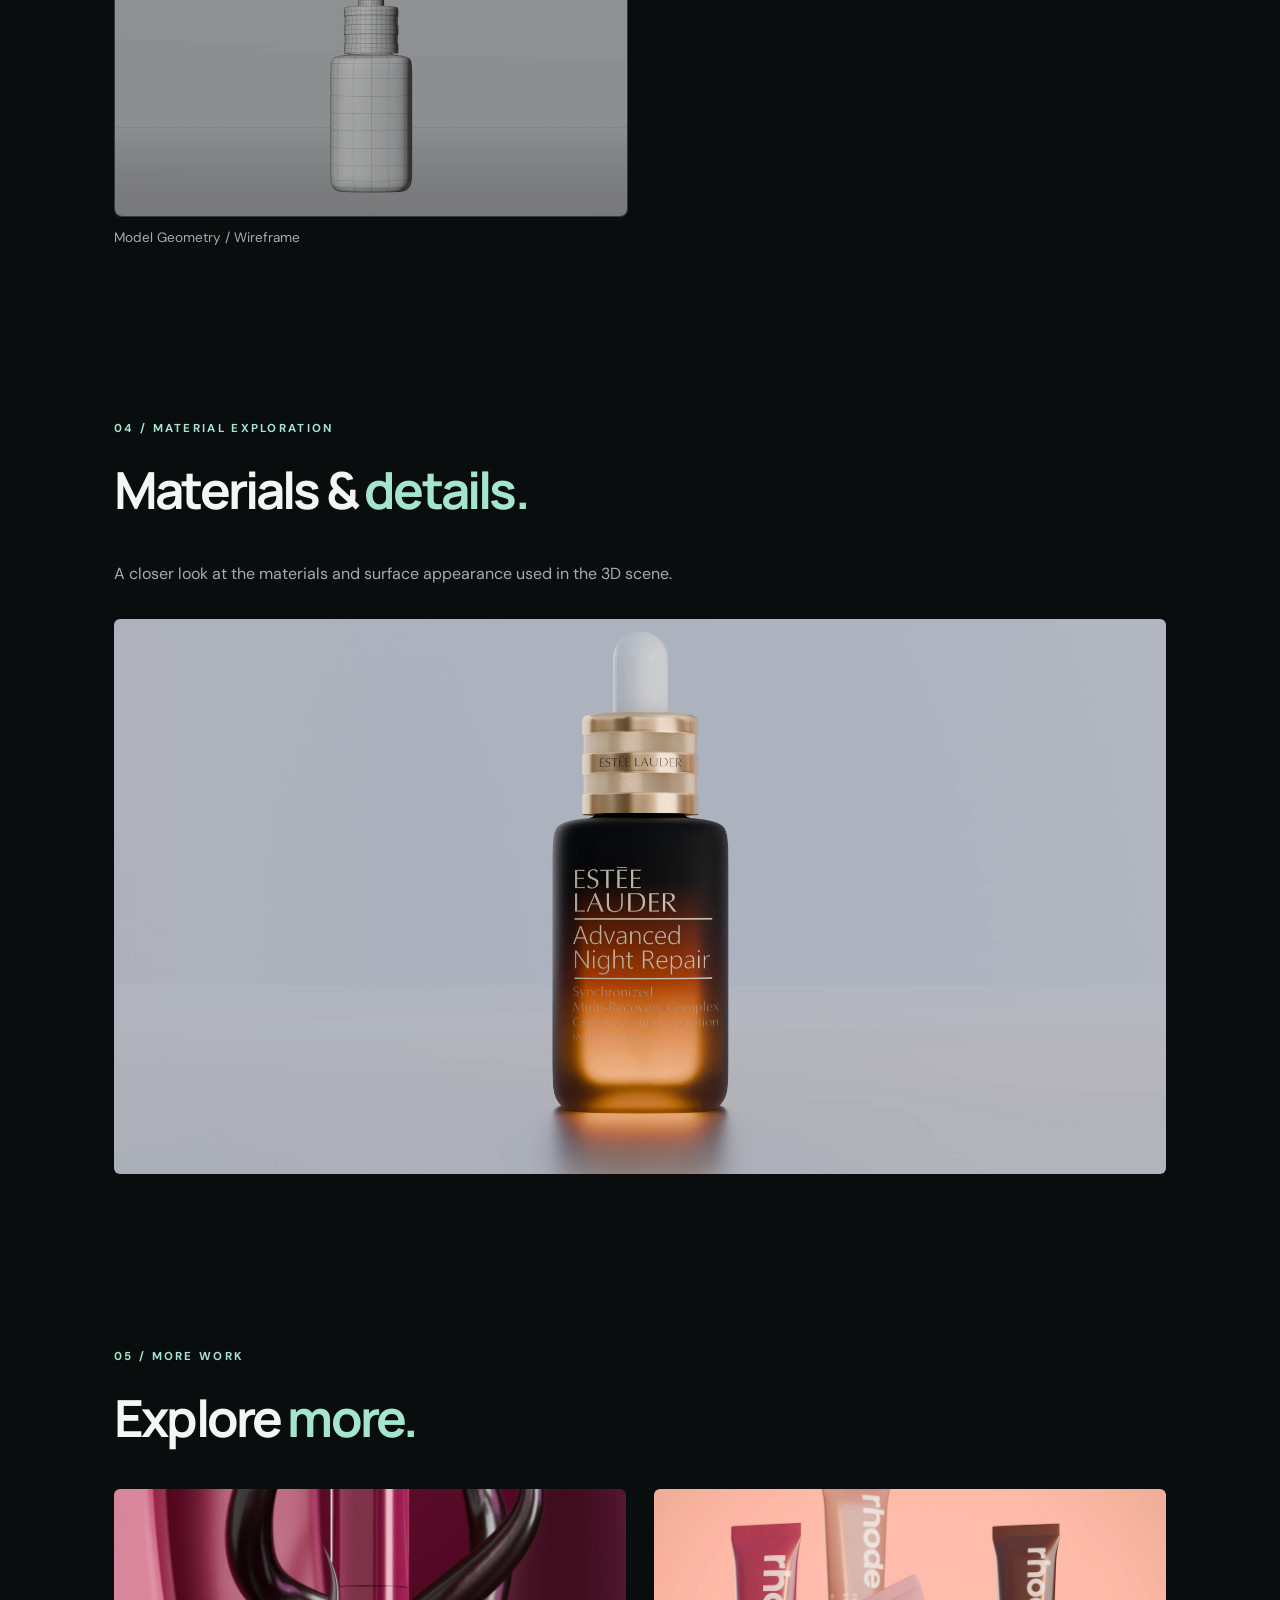
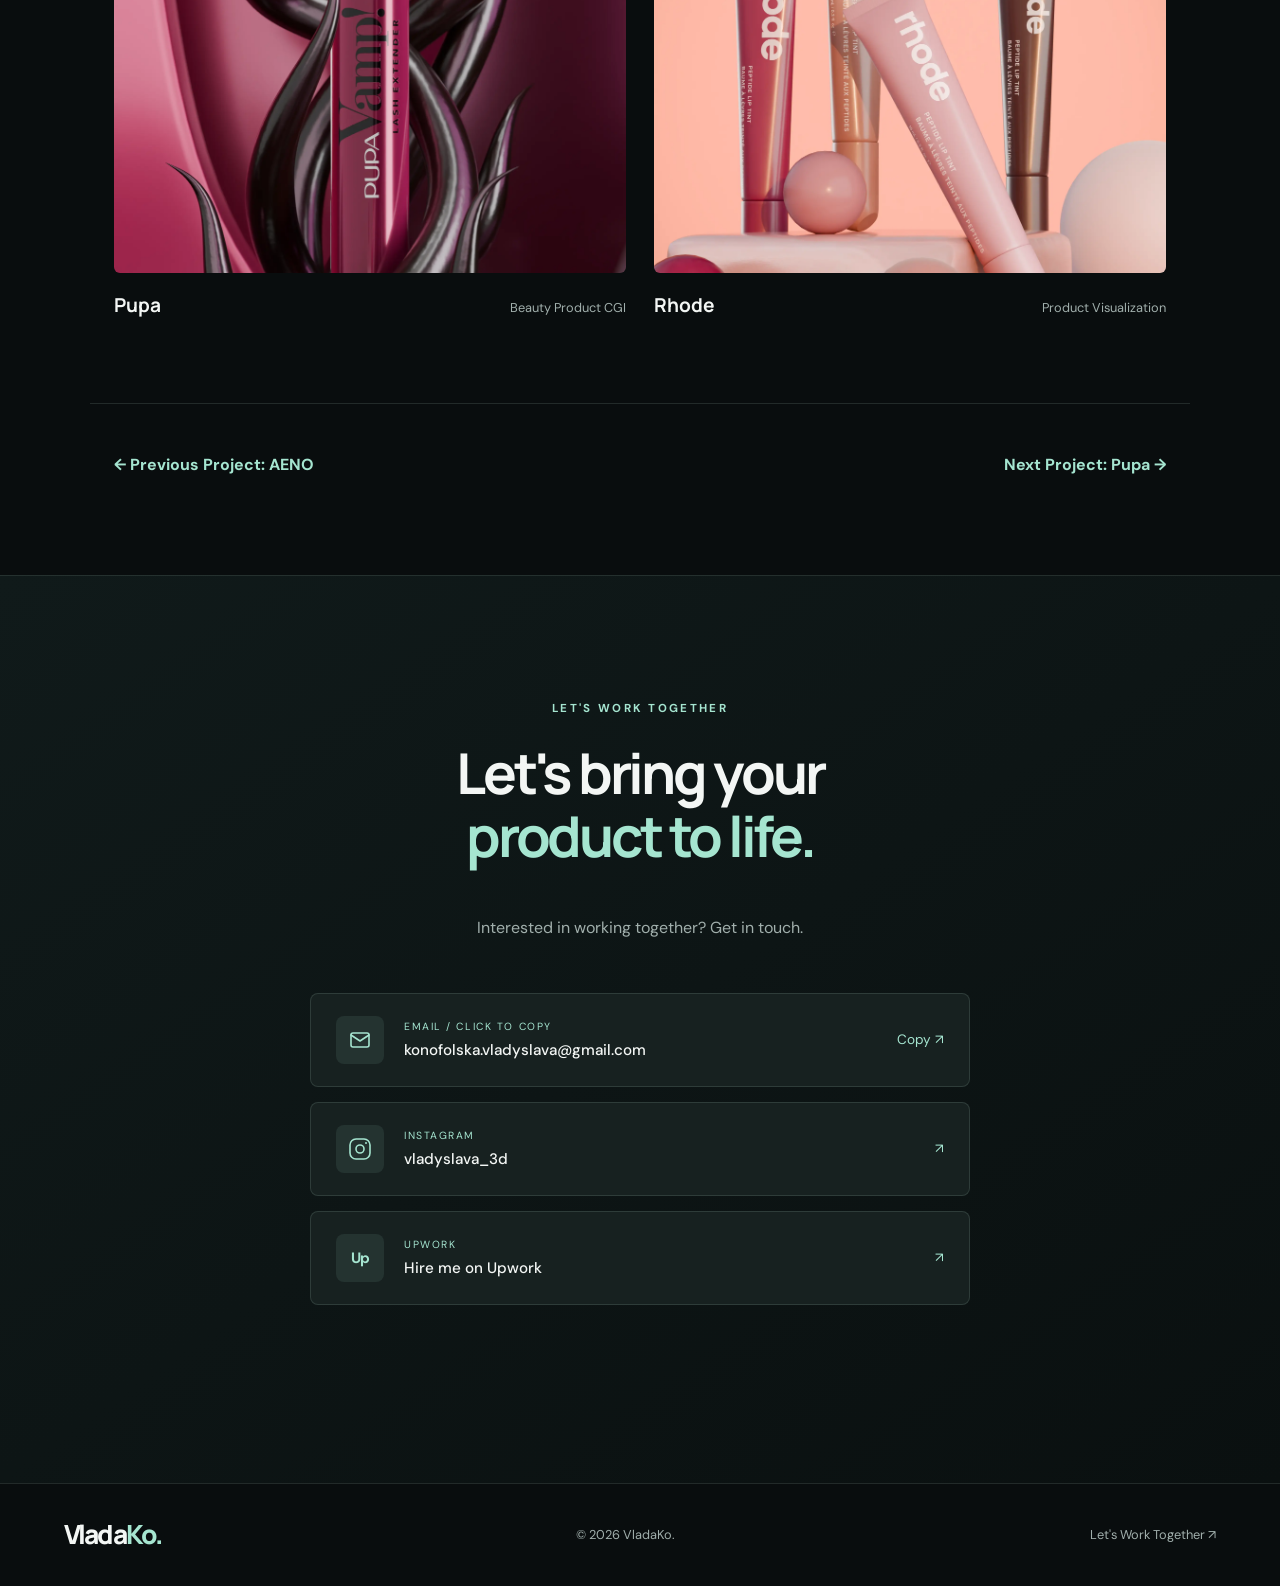
<file: projects/estee_lauder.html>
<!DOCTYPE html>
<html lang="en">
<head>
  <!-- Google tag (gtag.js) -->
<script async src="https://www.googletagmanager.com/gtag/js?id=G-XXXXXXXXXX"></script>
<script>
  window.dataLayer = window.dataLayer || [];
  function gtag(){dataLayer.push(arguments);}
  gtag('js', new Date());
  gtag('config', 'G-F8D3FKDGHG');
</script>
  <meta charset="UTF-8">
  <meta name="viewport" content="width=device-width, initial-scale=1.0">
  <meta name="description" content="Estée Lauder — personal CGI product visualization and animation case study by VladaKo.">
  <title>Estée Lauder | VladaKo</title>
  <link rel="icon" type="image/png" href="../assets/images/vladako-logo.png">
  <link rel="stylesheet" href="../style.css">
  <script src="../script.js" defer></script>
</head>
<body>

<header class="site-header">
  <a href="../index.html" class="logo">Vlada<span>Ko.</span></a>
  <button class="menu-toggle" aria-label="Toggle navigation" aria-expanded="false">
    <span></span><span></span><span></span>
  </button>
  <nav class="navigation">
    <a href="../index.html">Home</a>
    <a href="../index.html#portfolio">Portfolio</a>
    <a href="../index.html#services">Services</a>
    <a href="../index.html#about">About</a>
    <a href="../index.html#contact">Contact</a>
  </nav>
</header>

<main>

<section class="project-hero reveal">
  <span class="eyebrow">PERSONAL CGI PROJECT / BEAUTY PRODUCT</span>
  <h1>Estée<br><em>Lauder.</em></h1>
  <p>
    A cinematic beauty product visualization exploring
    elegant materials, product presentation and motion.
  </p>

  <div class="project-meta">
    <div>
      <small>Project Type</small>
      <span>Personal CGI Project</span>
    </div>
    <div>
      <small>Category</small>
      <span>Beauty Product CGI</span>
    </div>
    <div>
      <small>Software</small>
      <span>Blender / DaVinci Resolve</span>
    </div>
  </div>

  <div class="hero-gallery" aria-label="Estée Lauder render gallery">
    <div class="hero-gallery-stage">
      <img class="hero-gallery-slide"
           src="../assets/images/estee_lauder/the estee lauder 1.webp"
           alt="Estée Lauder CGI render one">

      <img class="hero-gallery-slide"
           src="../assets/images/estee_lauder/the estee lauder 2.webp"
           alt="Estée Lauder CGI render two"
           loading="lazy" hidden>

      <img class="hero-gallery-slide"
           src="../assets/images/estee_lauder/the estee lauder 3.webp"
           alt="Estée Lauder CGI render three"
           loading="lazy" hidden>
    </div>

    <div class="hero-gallery-controls">
      <span class="gallery-counter" aria-live="polite">01 / 03</span>
      <div class="gallery-buttons">
        <button class="gallery-prev" type="button"
                aria-label="Previous render">←</button>
        <button class="gallery-next" type="button"
                aria-label="Next render">→</button>
      </div>
    </div>
  </div>
</section>

<section class="project-section reveal">
  <span class="eyebrow">01 / FINAL ANIMATION</span>
  <h2>The final <em>film.</em></h2>
  <p>
    Watch the complete CGI animation.
    Use the controls to play it with sound.
  </p>

  <video class="project-video"
         controls playsinline preload="metadata"
         poster="../assets/images/estee_lauder/the estee lauder 1.webp">
    <source src="../assets/videos/estee-lauder-animation.mp4" type="video/mp4">
    Your browser does not support HTML5 video.
  </video>
</section>

<section class="project-section reveal">
  <span class="eyebrow">02 / PROJECT OVERVIEW</span>
  <h2>Beauty in <em>motion.</em></h2>
  <p>
    This self-initiated CGI project explores the presentation
    of an Estée Lauder beauty product through 3D visualization
    and animation.
  </p>
  <p>
    The focus is on product appearance, material detail,
    composition and a premium advertising aesthetic.
  </p>
</section>

<section class="project-section reveal">
  <span class="eyebrow">03 / BEHIND THE SCENES</span>
  <h2>Modeling & <em>geometry.</em></h2>
  <p>A closer look at the model's wireframe structure.</p>

  <div class="breakdown-grid">
    <figure>
      <img src="../assets/images/estee_lauder/estee-lauder-wireframe.webp"
           alt="Estée Lauder model wireframe"
           loading="lazy">
      <figcaption>Model Geometry / Wireframe</figcaption>
    </figure>
  </div>
</section>

<section class="project-section reveal">
  <span class="eyebrow">04 / MATERIAL EXPLORATION</span>
  <h2>Materials & <em>details.</em></h2>
  <p>
    A closer look at the materials and surface
    appearance used in the 3D scene.
  </p>

  <img class="detail-image"
       src="../assets/images/estee_lauder/Estee_Lauder_texture.webp"
       alt="Estée Lauder 3D material development"
       loading="lazy">
</section>

<section class="project-section reveal">
  <span class="eyebrow">05 / MORE WORK</span>
  <h2>Explore <em>more.</em></h2>

  <div class="portfolio-grid">
    <a href="pupa.html" class="project-card">
      <div class="project-image">
        <img src="../assets/images/pupa/pupa.webp"
             alt="Pupa CGI project" loading="lazy">
        <span class="project-arrow">↗</span>
      </div>
      <div class="project-info">
        <h3>Pupa</h3>
        <span>Beauty Product CGI</span>
      </div>
    </a>

    <a href="rhobe.html" class="project-card">
      <div class="project-image">
        <img src="../assets/images/rhobe/rhobe.webp"
             alt="Rhode CGI project" loading="lazy">
        <span class="project-arrow">↗</span>
      </div>
      <div class="project-info">
        <h3>Rhode</h3>
        <span>Product Visualization</span>
      </div>
    </a>
  </div>
</section>

<div class="project-navigation">
  <a href="aeno.html">← Previous Project: AENO</a>
  <a href="pupa.html">Next Project: Pupa →</a>
</div>

<section class="section contact-section" id="contact">
  <div class="contact-inner reveal">
    <span class="eyebrow">LET'S WORK TOGETHER</span>
    <h2>Let's bring your<br><em>product to life.</em></h2>
    <p>Interested in working together? Get in touch.</p>

    <div class="contact-links">
      <button class="contact-item email-copy" type="button"
              data-email="konofolska.vladyslava@gmail.com"
              aria-label="Copy email address">
        <span class="contact-icon">
          <svg viewBox="0 0 24 24" fill="none"
               stroke="currentColor" stroke-width="1.6"
               stroke-linecap="round" stroke-linejoin="round"
               aria-hidden="true">
            <rect x="3" y="5" width="18" height="14" rx="2"/>
            <path d="m3 7 9 6 9-6"/>
          </svg>
        </span>
        <span class="contact-text">
          <small>EMAIL / CLICK TO COPY</small>
          <strong>konofolska.vladyslava@gmail.com</strong>
        </span>
        <span class="contact-action">Copy ↗</span>
      </button>

      <a class="contact-item"
         href="https://www.instagram.com/vladyslava_3d/"
         target="_blank" rel="noopener noreferrer">
        <span class="contact-icon">
          <svg viewBox="0 0 24 24" fill="none"
               stroke="currentColor" stroke-width="1.6"
               stroke-linecap="round" stroke-linejoin="round"
               aria-hidden="true">
            <rect x="2" y="2" width="20" height="20" rx="6"/>
            <circle cx="12" cy="12" r="4"/>
            <circle cx="18" cy="6" r="1"
                    fill="currentColor" stroke="none"/>
          </svg>
        </span>
        <span class="contact-text">
          <small>INSTAGRAM</small>
          <strong>vladyslava_3d</strong>
        </span>
        <span class="contact-action">↗</span>
      </a>

      <a class="contact-item"
         href="https://www.upwork.com/freelancers/~01c9bd82867be9fbf6?mp_source=share"
         target="_blank" rel="noopener noreferrer">
        <span class="contact-icon">
          <span class="upwork-mark">Up</span>
        </span>
        <span class="contact-text">
          <small>UPWORK</small>
          <strong>Hire me on Upwork</strong>
        </span>
        <span class="contact-action">↗</span>
      </a>
    </div>

    <p class="contact-feedback" id="copy-feedback"
       role="status" aria-live="polite"></p>
  </div>
</section>

</main>

<footer class="site-footer">
  <a href="../index.html" class="logo">Vlada<span>Ko.</span></a>
  <p>© <span id="year"></span> VladaKo.</p>
  <a href="../index.html#contact">Let's Work Together ↗</a>
</footer>

</body>
</html>
</file>
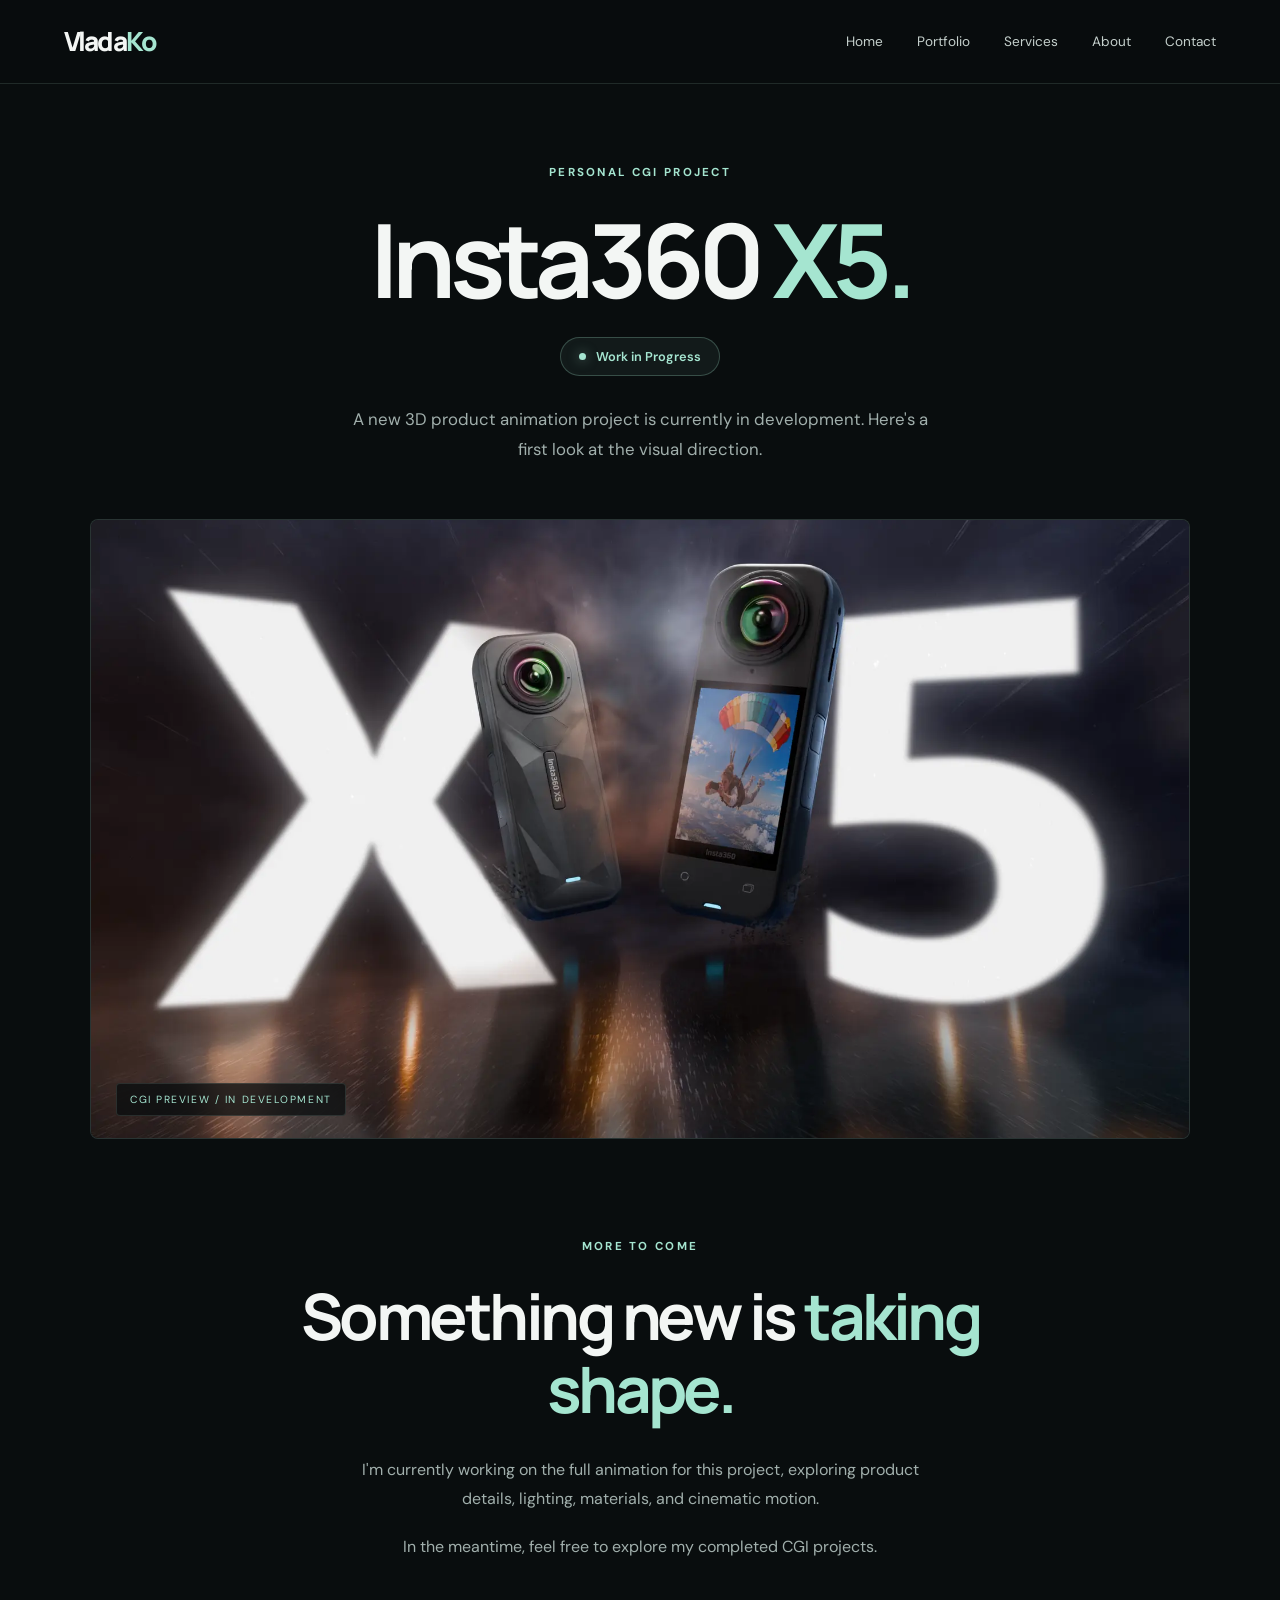
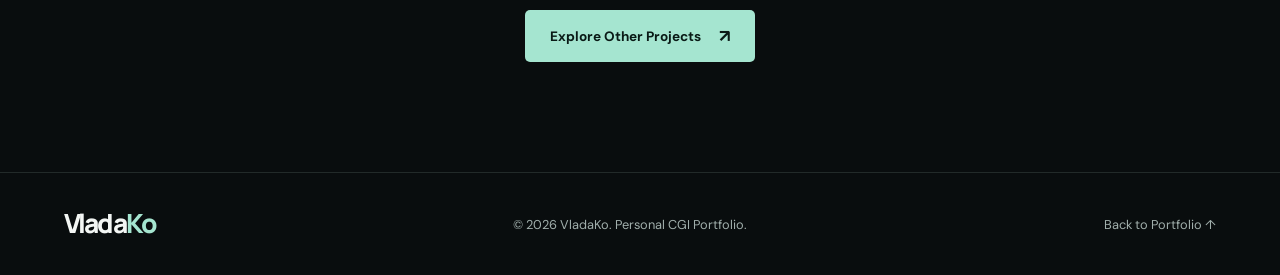
<file: projects/insta360x5.html>
<!DOCTYPE html>
<html lang="en">
<head>
  <!-- Google tag (gtag.js) -->
<script async src="https://www.googletagmanager.com/gtag/js?id=G-XXXXXXXXXX"></script>
<script>
  window.dataLayer = window.dataLayer || [];
  function gtag(){dataLayer.push(arguments);}
  gtag('js', new Date());
  gtag('config', 'G-F8D3FKDGHG');
</script>
  <meta charset="UTF-8">
  <meta name="viewport" content="width=device-width, initial-scale=1.0">

  <title>Insta360 X5 | VladaKo</title>
  <meta name="description" content="Insta360 X5 CGI product animation project by VladaKo. Currently in development.">

  <link rel="stylesheet" href="../style.css">
</head>

<body>

  <!-- HEADER -->
  <header class="site-header">

    <a href="../index.html" class="logo">
      Vlada<span>Ko</span>
    </a>

    <nav class="navigation" id="navigation">
      <a href="../index.html#home">Home</a>
      <a href="../index.html#portfolio">Portfolio</a>
      <a href="../index.html#services">Services</a>
      <a href="../index.html#about">About</a>
      <a href="../index.html#contact">Contact</a>
    </nav>

    <button
      class="menu-toggle"
      type="button"
      aria-label="Toggle navigation"
      aria-expanded="false"
      aria-controls="navigation"
    >
      <span></span>
      <span></span>
      <span></span>
    </button>

  </header>

  <main>

    <!-- INSTA360 PROJECT -->

    <section class="wip-project">

      <div class="wip-project-inner">

        <span class="eyebrow">
          PERSONAL CGI PROJECT
        </span>

        <h1>Insta360 <em>X5.</em></h1>

        <div class="wip-status">
          <span class="wip-status-dot"></span>
          Work in Progress
        </div>

        <p class="wip-intro">
          A new 3D product animation project is currently
          in development. Here's a first look at the visual
          direction.
        </p>

        <!-- SINGLE PROJECT RENDER -->

        <div class="wip-image-wrapper">

          <img
            src="../assets/images/insta360x5/Insta360 X5.webp"
            alt="Insta360 X5 CGI product render"
            class="wip-image"
          >

          <span class="wip-image-label">
            CGI PREVIEW / IN DEVELOPMENT
          </span>

        </div>

        <!-- PROJECT MESSAGE -->

        <div class="wip-message">

          <span class="wip-small-label">
            MORE TO COME
          </span>

          <h2>
            Something new is
            <em>taking shape.</em>
          </h2>

          <p>
            I'm currently working on the full animation
            for this project, exploring product details,
            lighting, materials, and cinematic motion.
          </p>

          <p>
            In the meantime, feel free to explore
            my completed CGI projects.
          </p>

          <a href="../index.html#portfolio"
             class="btn btn-primary wip-button">
            Explore Other Projects
            <span aria-hidden="true">↗</span>
          </a>

        </div>

      </div>

    </section>

  </main>

  <!-- FOOTER -->

  <footer class="site-footer">

    <a href="../index.html" class="logo">
      Vlada<span>Ko</span>
    </a>

    <p>
      © <span id="year"></span>
      VladaKo. Personal CGI Portfolio.
    </p>

    <a href="../index.html#portfolio">
      Back to Portfolio ↑
    </a>

  </footer>

  <script src="../script.js" defer></script>

</body>
</html>
</file>
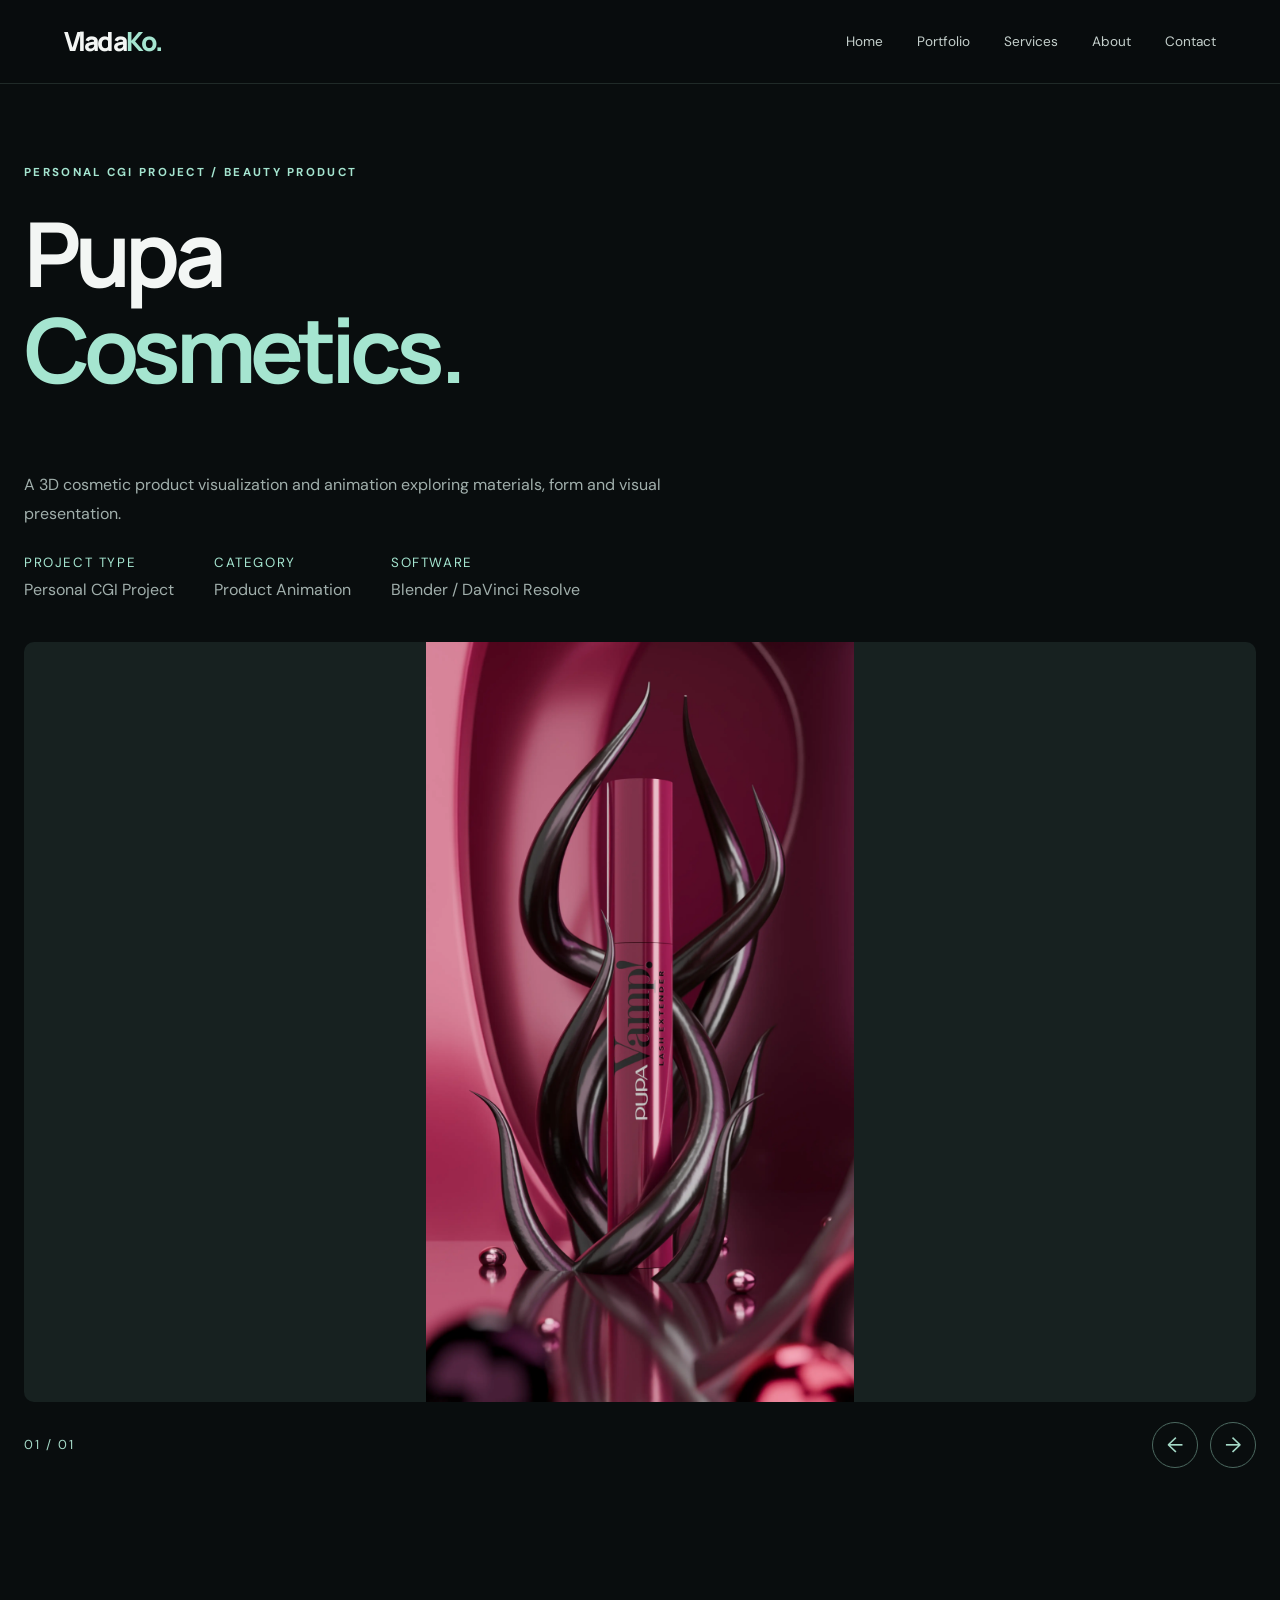
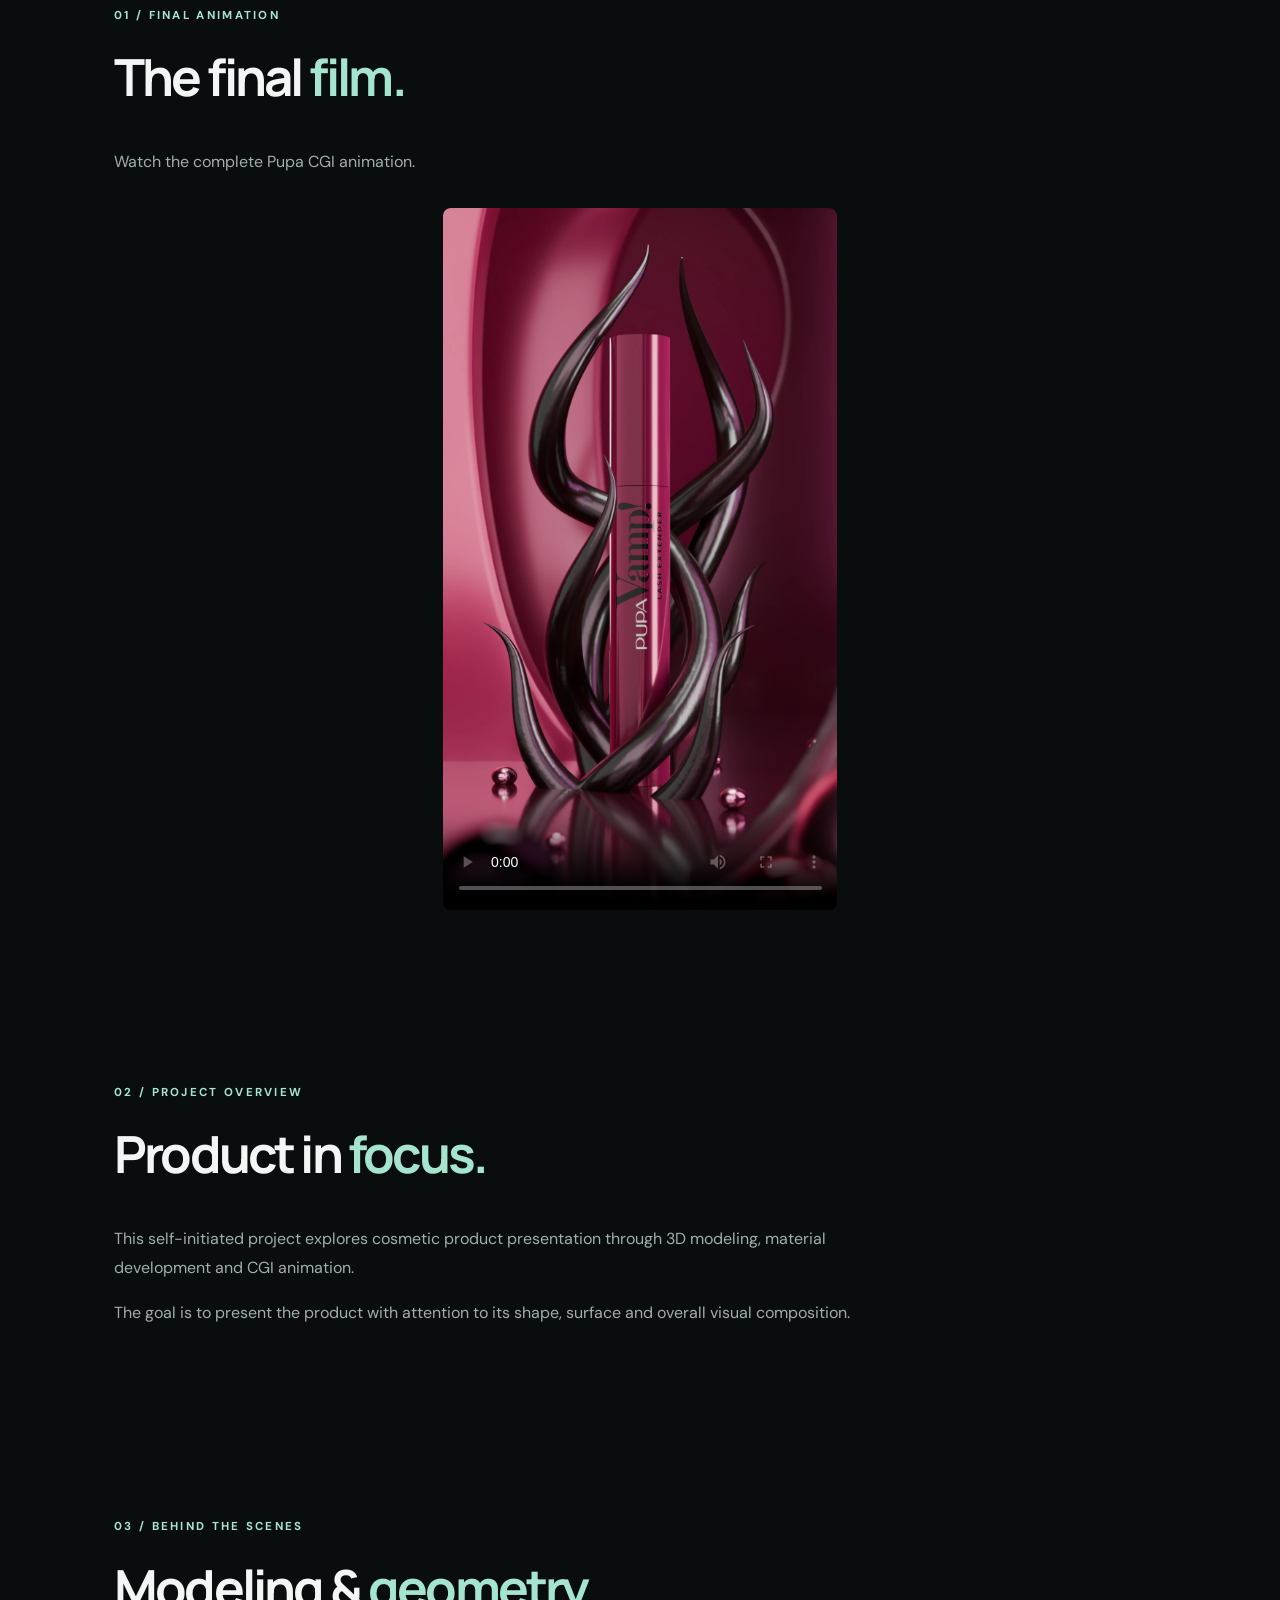
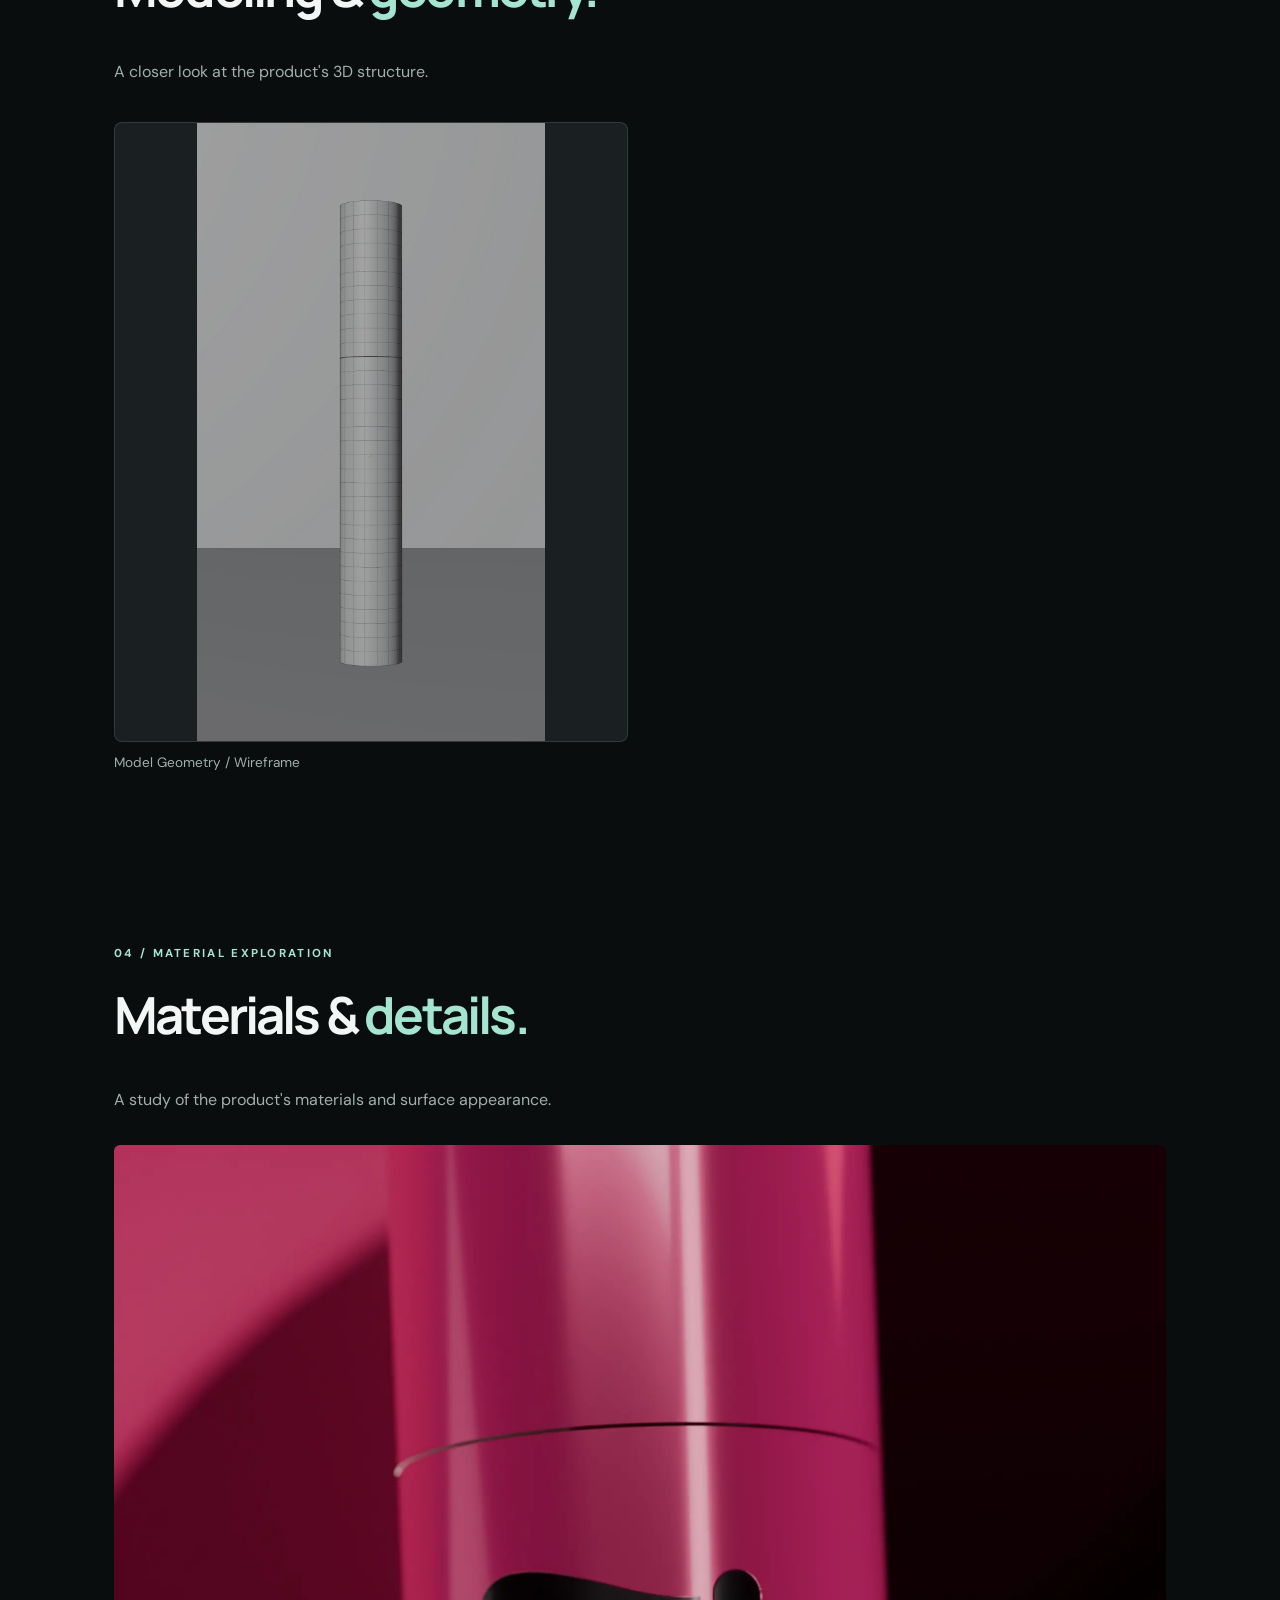
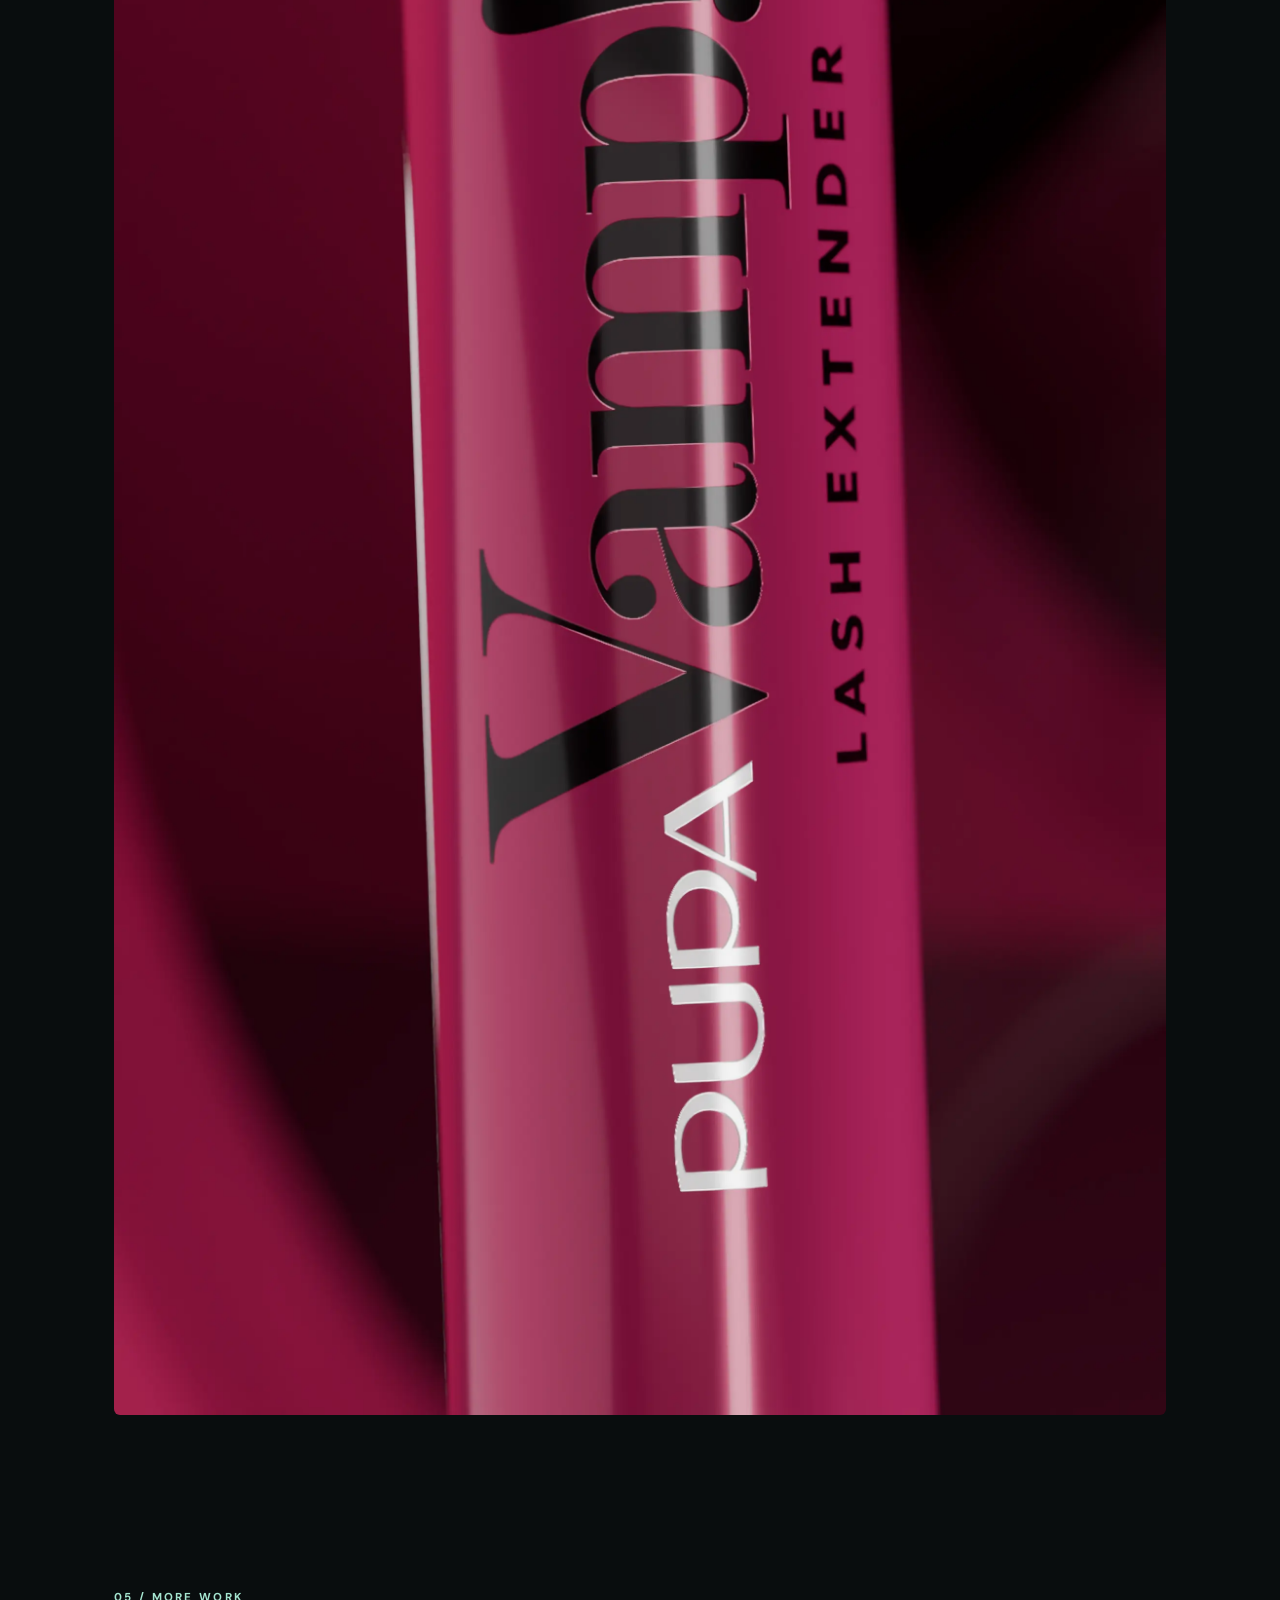
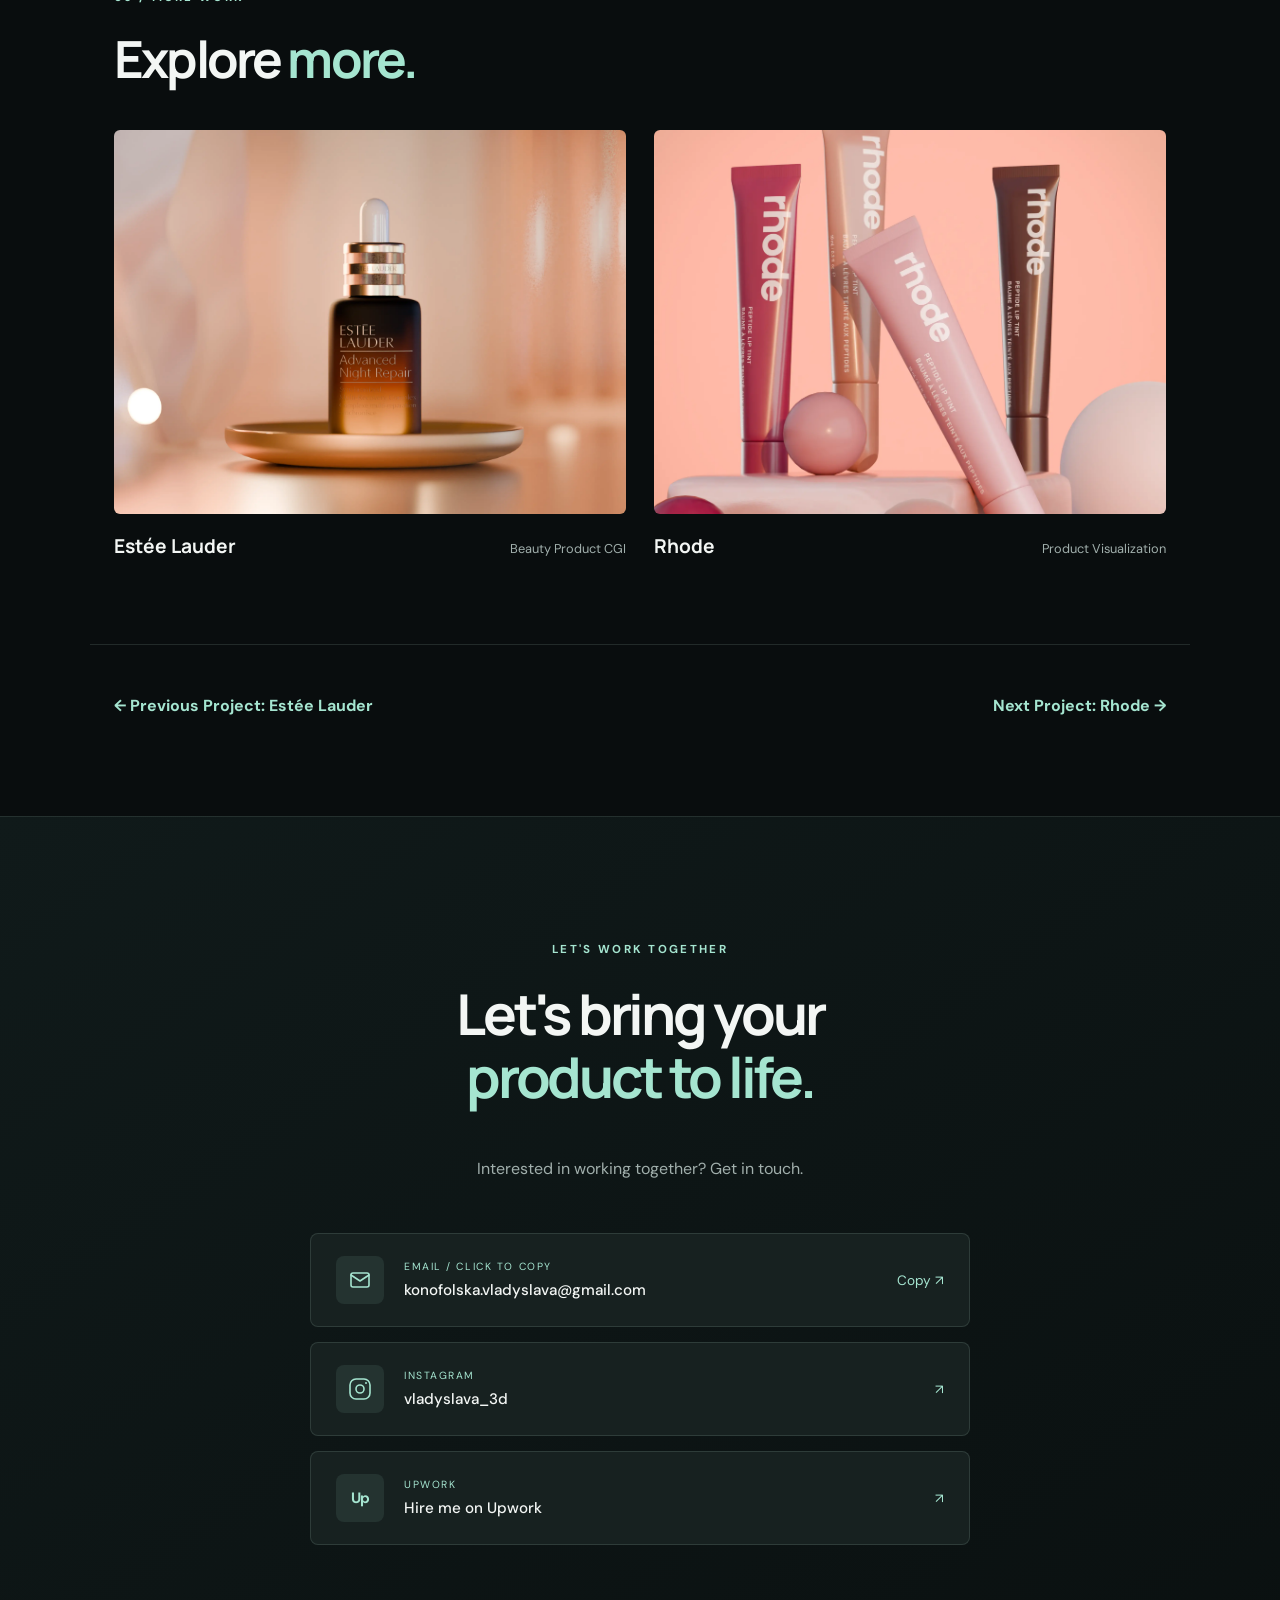
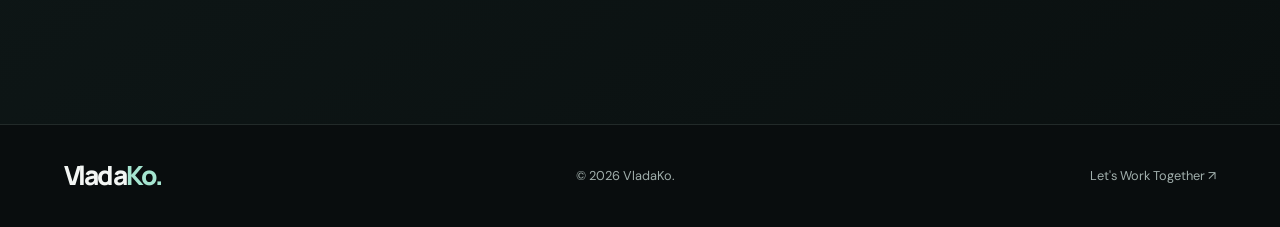
<file: projects/pupa.html>
<!DOCTYPE html>
<html lang="en">
<head>
  <!-- Google tag (gtag.js) -->
<script async src="https://www.googletagmanager.com/gtag/js?id=G-XXXXXXXXXX"></script>
<script>
  window.dataLayer = window.dataLayer || [];
  function gtag(){dataLayer.push(arguments);}
  gtag('js', new Date());
  gtag('config', 'G-F8D3FKDGHG');
</script>
  <meta charset="UTF-8">
  <meta name="viewport" content="width=device-width, initial-scale=1.0">
  <meta name="description" content="Pupa cosmetic product CGI animation — personal portfolio project by VladaKo.">
  <title>Pupa | VladaKo</title>
  <link rel="icon" type="image/png" href="../assets/images/vladako-logo.png">
  <link rel="stylesheet" href="../style.css">
  <script src="../script.js" defer></script>
</head>
<body>

<header class="site-header">
  <a href="../index.html" class="logo">Vlada<span>Ko.</span></a>
  <button class="menu-toggle" aria-label="Toggle navigation" aria-expanded="false">
    <span></span><span></span><span></span>
  </button>
  <nav class="navigation">
    <a href="../index.html">Home</a>
    <a href="../index.html#portfolio">Portfolio</a>
    <a href="../index.html#services">Services</a>
    <a href="../index.html#about">About</a>
    <a href="../index.html#contact">Contact</a>
  </nav>
</header>

<main>

<section class="project-hero reveal">
  <span class="eyebrow">PERSONAL CGI PROJECT / BEAUTY PRODUCT</span>
  <h1>Pupa<br><em>Cosmetics.</em></h1>
  <p>
    A 3D cosmetic product visualization and animation
    exploring materials, form and visual presentation.
  </p>

  <div class="project-meta">
    <div>
      <small>Project Type</small>
      <span>Personal CGI Project</span>
    </div>
    <div>
      <small>Category</small>
      <span>Product Animation</span>
    </div>
    <div>
      <small>Software</small>
      <span>Blender / DaVinci Resolve</span>
    </div>
  </div>

  <div class="hero-gallery" aria-label="Pupa render gallery">
    <div class="hero-gallery-stage">
      <img class="hero-gallery-slide"
           src="../assets/images/pupa/pupa.webp"
           alt="Pupa cosmetic CGI final render">
    </div>

    <div class="hero-gallery-controls">
      <span class="gallery-counter" aria-live="polite">01 / 01</span>
      <div class="gallery-buttons">
        <button class="gallery-prev" type="button"
                aria-label="Previous render">←</button>
        <button class="gallery-next" type="button"
                aria-label="Next render">→</button>
      </div>
    </div>
  </div>
</section>

<section class="project-section reveal">
  <span class="eyebrow">01 / FINAL ANIMATION</span>
  <h2>The final <em>film.</em></h2>
  <p>Watch the complete Pupa CGI animation.</p>

  <video class="project-video"
         controls playsinline preload="metadata"
         poster="../assets/images/pupa/pupa.webp">
    <source src="../assets/videos/PUPA.mp4" type="video/mp4">
    Your browser does not support HTML5 video.
  </video>
</section>

<section class="project-section reveal">
  <span class="eyebrow">02 / PROJECT OVERVIEW</span>
  <h2>Product in <em>focus.</em></h2>
  <p>
    This self-initiated project explores cosmetic product
    presentation through 3D modeling, material development
    and CGI animation.
  </p>
  <p>
    The goal is to present the product with attention
    to its shape, surface and overall visual composition.
  </p>
</section>

<section class="project-section reveal">
  <span class="eyebrow">03 / BEHIND THE SCENES</span>
  <h2>Modeling & <em>geometry.</em></h2>
  <p>A closer look at the product's 3D structure.</p>

  <div class="breakdown-grid">
    <figure>
      <img src="../assets/images/pupa/pupa-wireframe.webp"
           alt="Pupa product 3D wireframe"
           loading="lazy">
      <figcaption>Model Geometry / Wireframe</figcaption>
    </figure>
  </div>
</section>

<section class="project-section reveal">
  <span class="eyebrow">04 / MATERIAL EXPLORATION</span>
  <h2>Materials & <em>details.</em></h2>
  <p>
    A study of the product's materials
    and surface appearance.
  </p>

  <img class="detail-image"
       src="../assets/images/pupa/pupa-texture.webp"
       alt="Pupa cosmetic material development"
       loading="lazy">
</section>

<section class="project-section reveal">
  <span class="eyebrow">05 / MORE WORK</span>
  <h2>Explore <em>more.</em></h2>

  <div class="portfolio-grid">
    <a href="estee_lauder.html" class="project-card">
      <div class="project-image">
        <img src="../assets/images/estee_lauder/the estee lauder 1.webp"
             alt="Estée Lauder CGI" loading="lazy">
        <span class="project-arrow">↗</span>
      </div>
      <div class="project-info">
        <h3>Estée Lauder</h3>
        <span>Beauty Product CGI</span>
      </div>
    </a>

    <a href="rhobe.html" class="project-card">
      <div class="project-image">
        <img src="../assets/images/rhobe/rhobe.webp"
             alt="Rhode CGI" loading="lazy">
        <span class="project-arrow">↗</span>
      </div>
      <div class="project-info">
        <h3>Rhode</h3>
        <span>Product Visualization</span>
      </div>
    </a>
  </div>
</section>

<div class="project-navigation">
  <a href="estee_lauder.html">← Previous Project: Estée Lauder</a>
  <a href="rhobe.html">Next Project: Rhode →</a>
</div>

<section class="section contact-section" id="contact">
  <div class="contact-inner reveal">
    <span class="eyebrow">LET'S WORK TOGETHER</span>
    <h2>Let's bring your<br><em>product to life.</em></h2>
    <p>Interested in working together? Get in touch.</p>

    <div class="contact-links">
      <button class="contact-item email-copy" type="button"
              data-email="konofolska.vladyslava@gmail.com"
              aria-label="Copy email address">
        <span class="contact-icon">
          <svg viewBox="0 0 24 24" fill="none"
               stroke="currentColor" stroke-width="1.6"
               stroke-linecap="round" stroke-linejoin="round"
               aria-hidden="true">
            <rect x="3" y="5" width="18" height="14" rx="2"/>
            <path d="m3 7 9 6 9-6"/>
          </svg>
        </span>
        <span class="contact-text">
          <small>EMAIL / CLICK TO COPY</small>
          <strong>konofolska.vladyslava@gmail.com</strong>
        </span>
        <span class="contact-action">Copy ↗</span>
      </button>

      <a class="contact-item"
         href="https://www.instagram.com/vladyslava_3d/"
         target="_blank" rel="noopener noreferrer">
        <span class="contact-icon">
          <svg viewBox="0 0 24 24" fill="none"
               stroke="currentColor" stroke-width="1.6"
               stroke-linecap="round" stroke-linejoin="round"
               aria-hidden="true">
            <rect x="2" y="2" width="20" height="20" rx="6"/>
            <circle cx="12" cy="12" r="4"/>
            <circle cx="18" cy="6" r="1"
                    fill="currentColor" stroke="none"/>
          </svg>
        </span>
        <span class="contact-text">
          <small>INSTAGRAM</small>
          <strong>vladyslava_3d</strong>
        </span>
        <span class="contact-action">↗</span>
      </a>

      <a class="contact-item"
         href="https://www.upwork.com/freelancers/~01c9bd82867be9fbf6?mp_source=share"
         target="_blank" rel="noopener noreferrer">
        <span class="contact-icon">
          <span class="upwork-mark">Up</span>
        </span>
        <span class="contact-text">
          <small>UPWORK</small>
          <strong>Hire me on Upwork</strong>
        </span>
        <span class="contact-action">↗</span>
      </a>
    </div>

    <p class="contact-feedback" id="copy-feedback"
       role="status" aria-live="polite"></p>
  </div>
</section>

</main>

<footer class="site-footer">
  <a href="../index.html" class="logo">Vlada<span>Ko.</span></a>
  <p>© <span id="year"></span> VladaKo.</p>
  <a href="../index.html#contact">Let's Work Together ↗</a>
</footer>

</body>
</html>
</file>
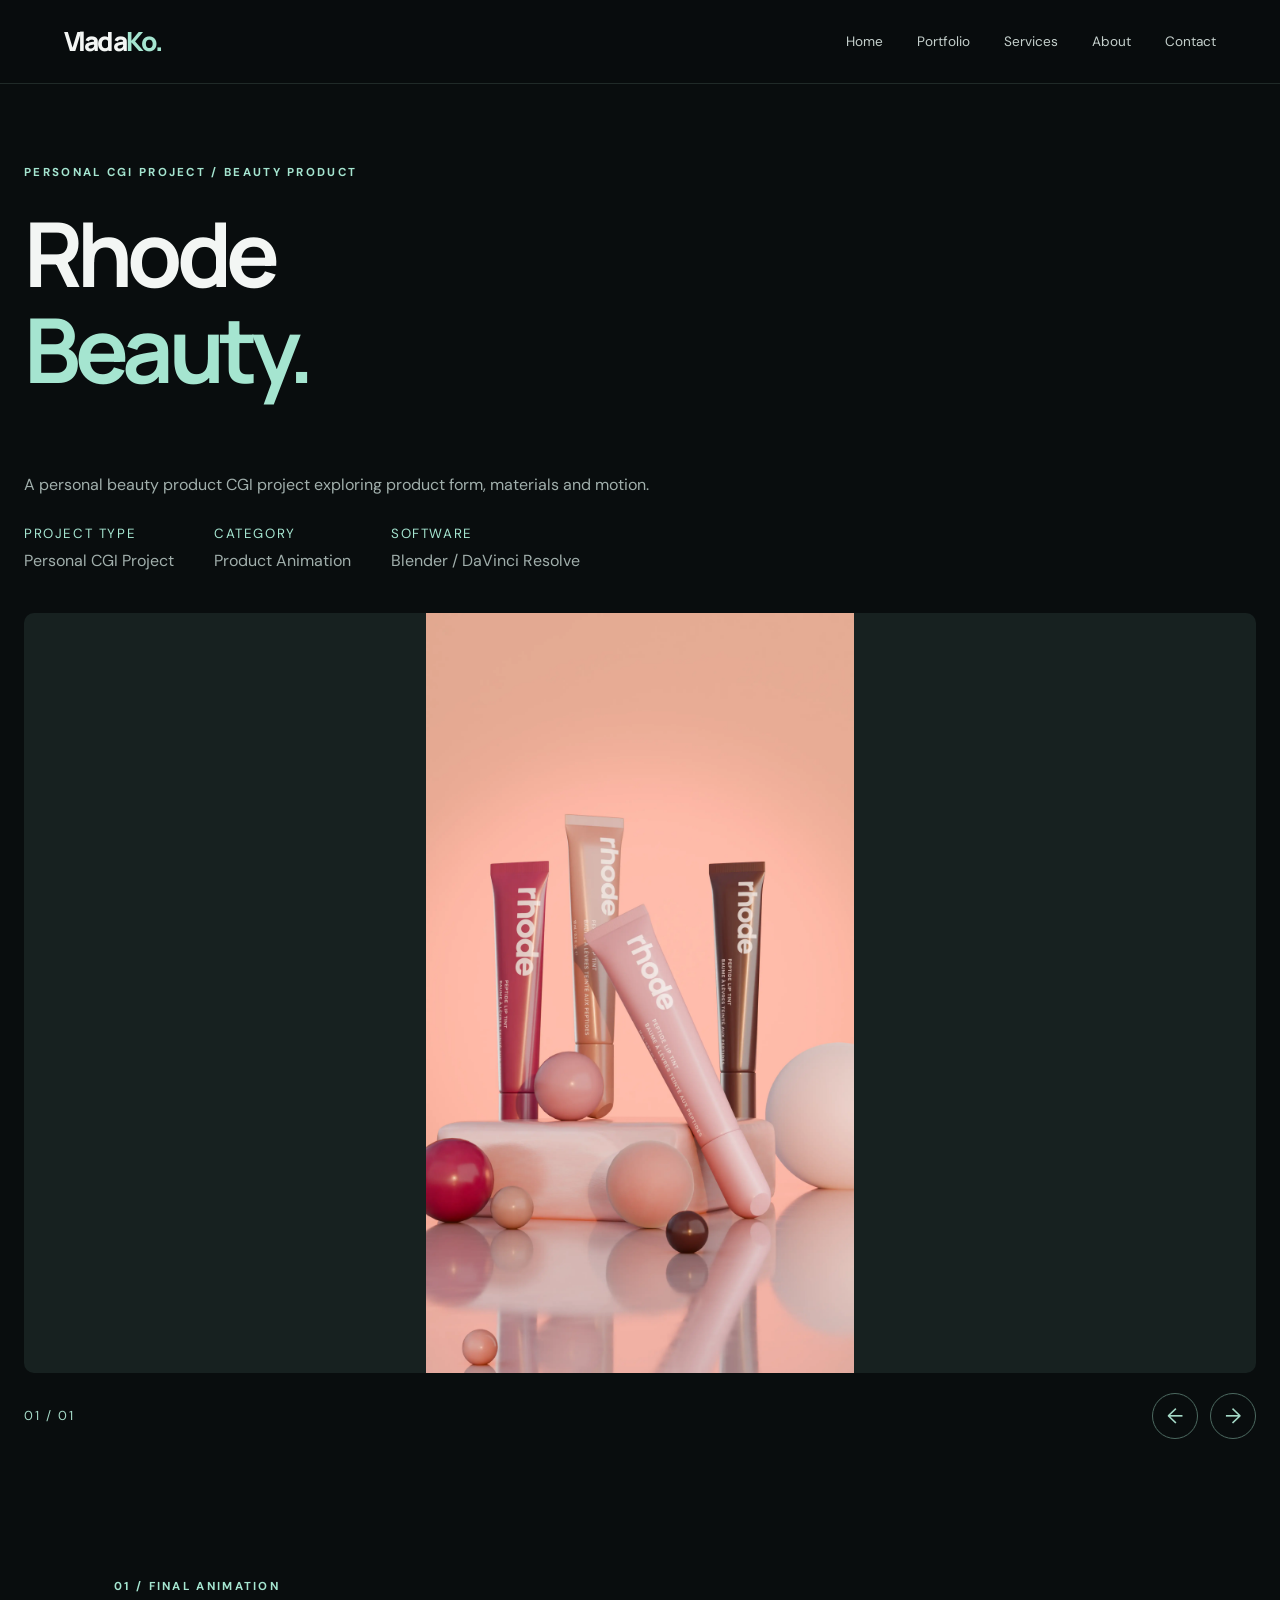
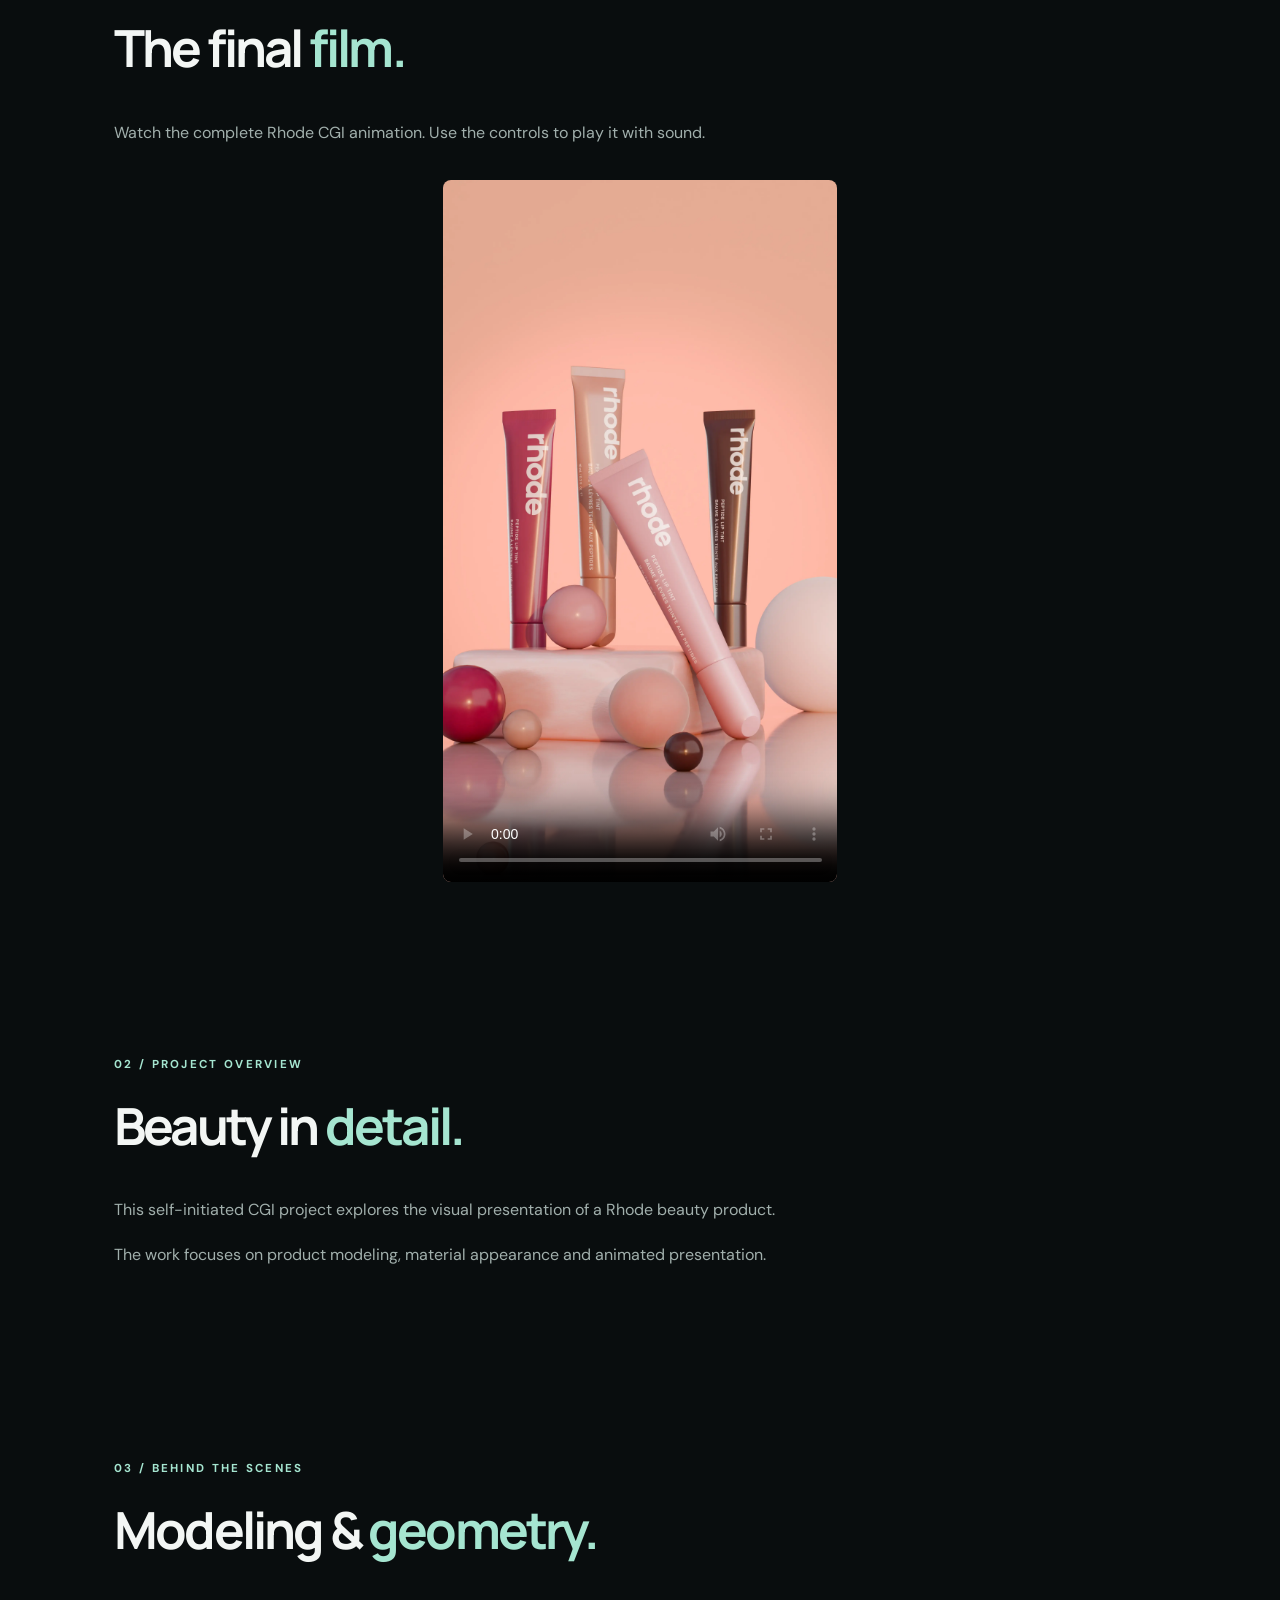
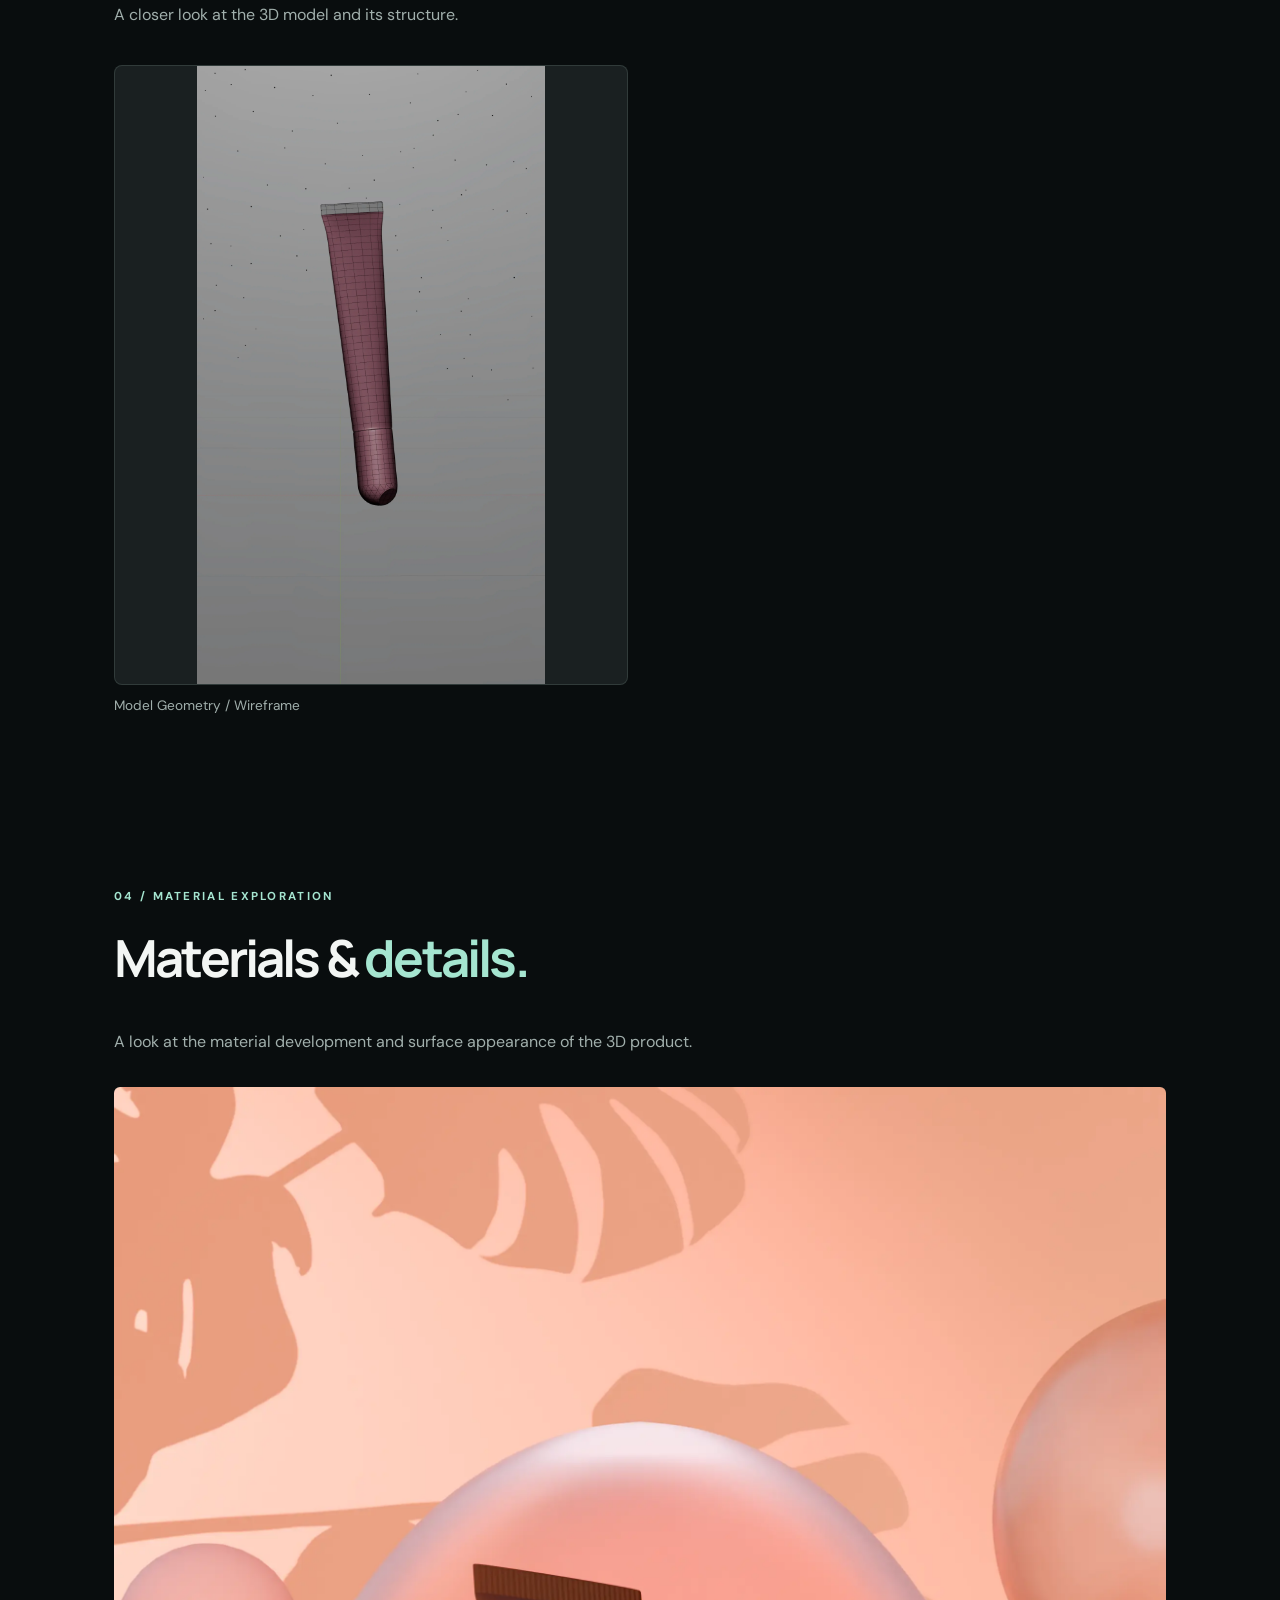
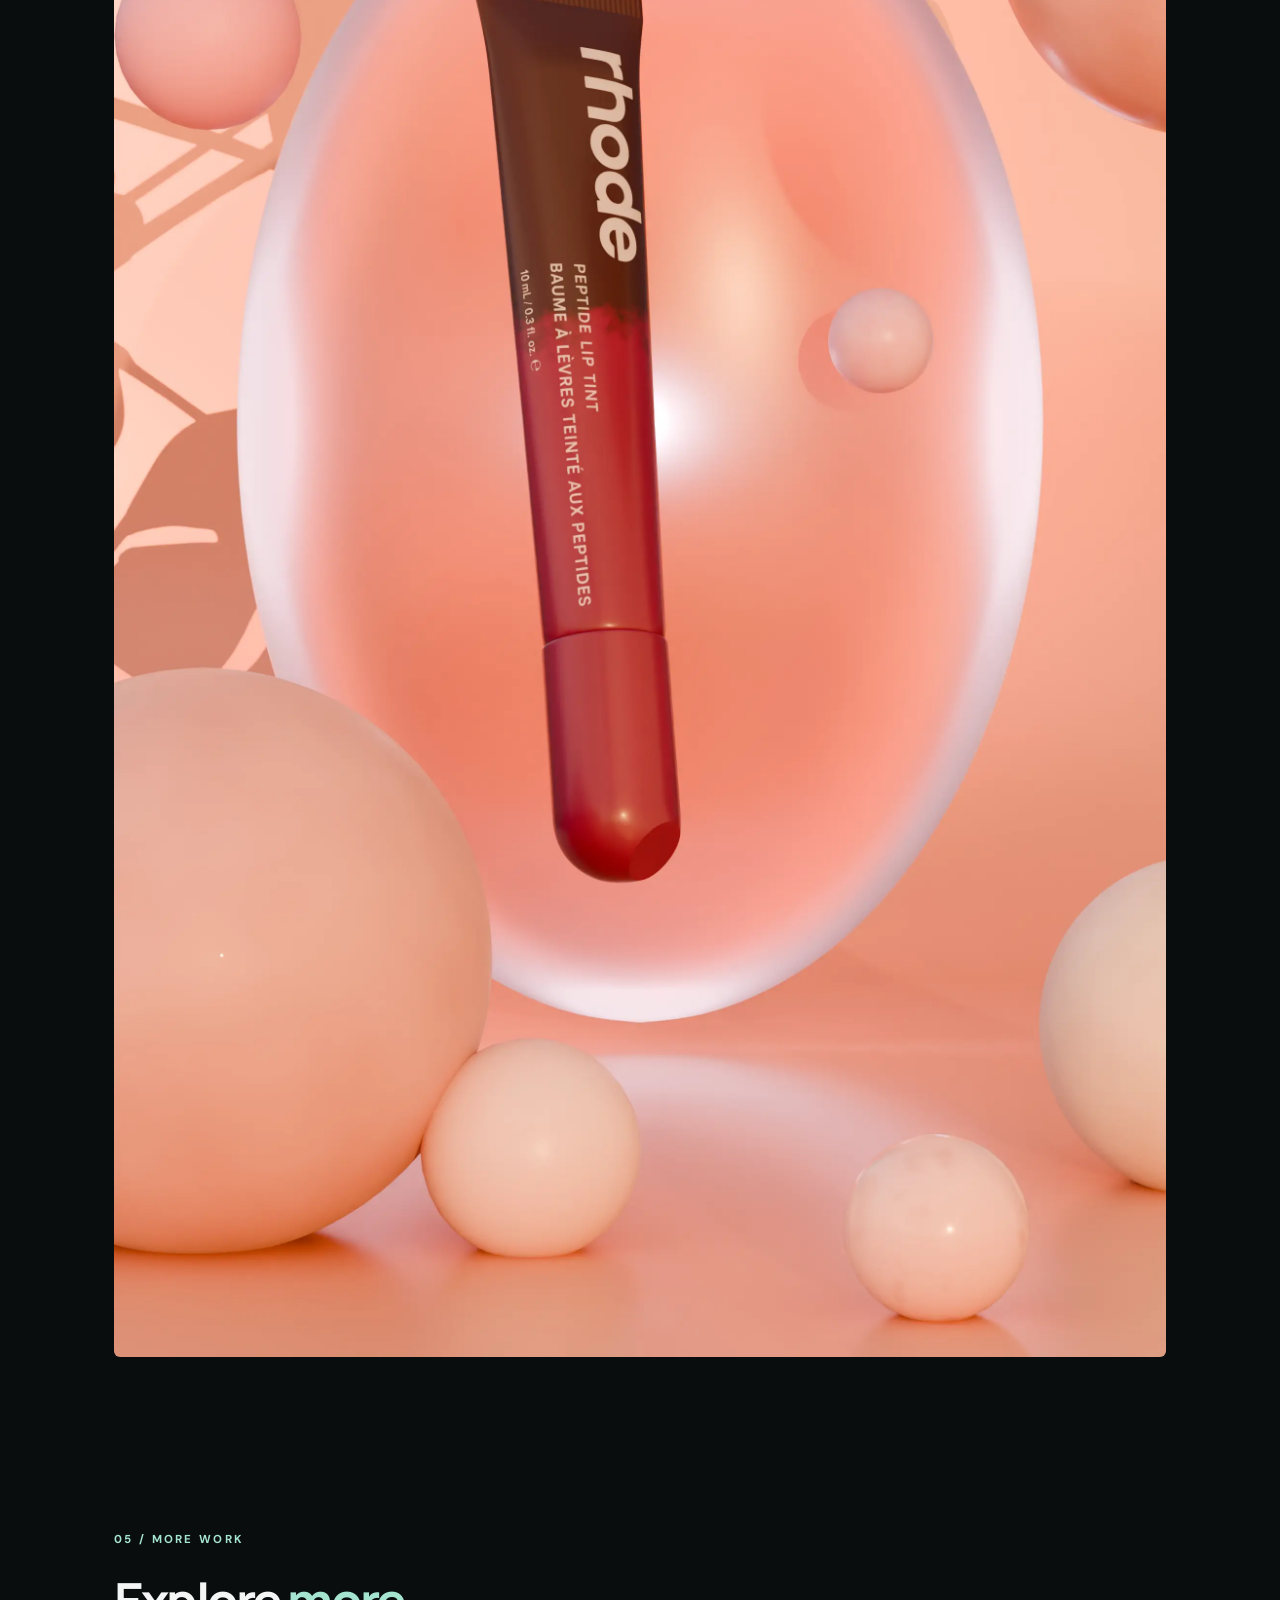
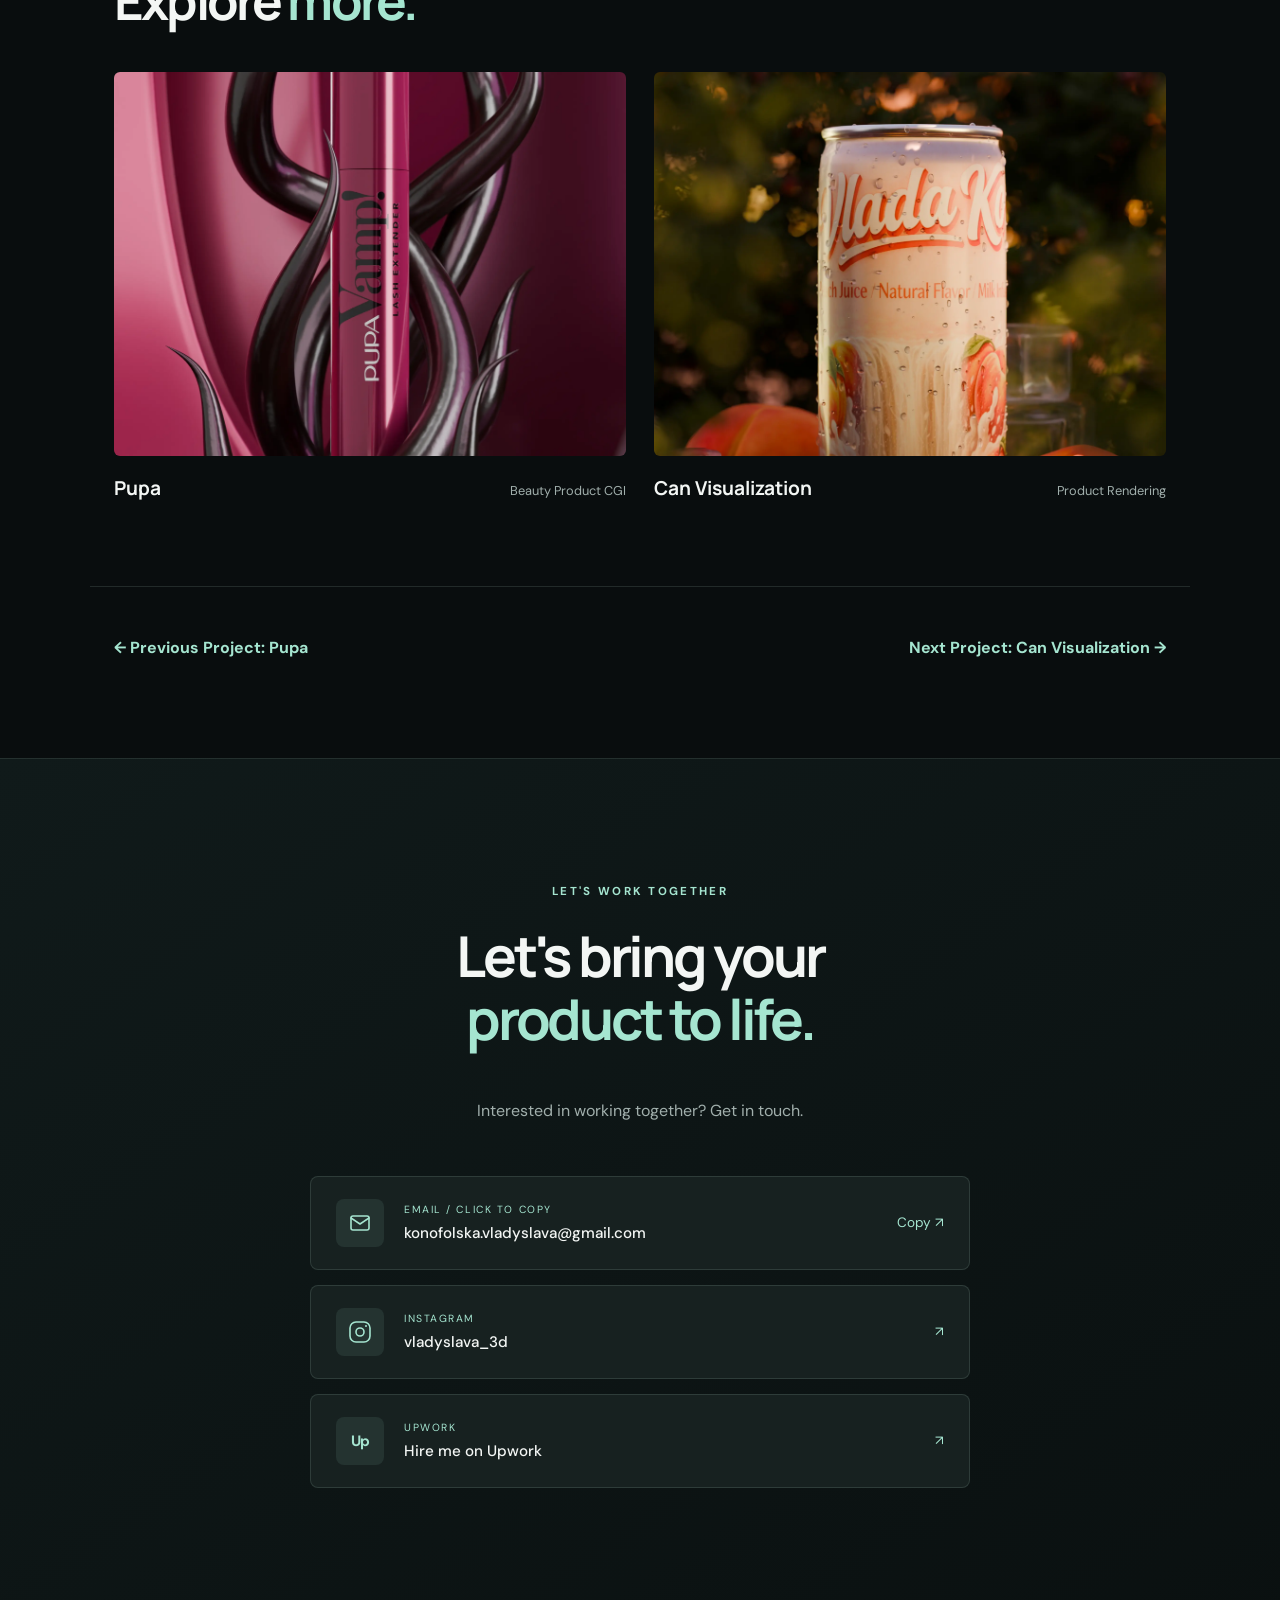
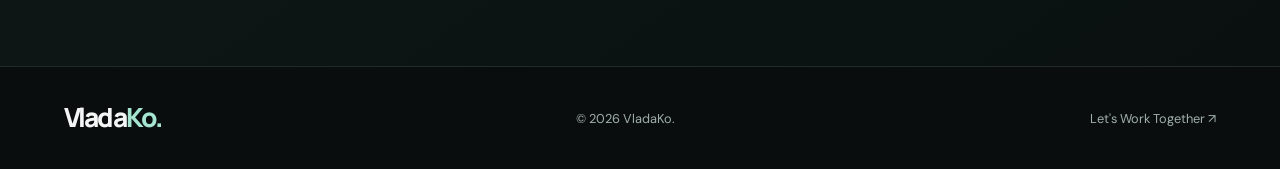
<file: projects/rhobe.html>
<!DOCTYPE html>
<html lang="en">
<head>
  <!-- Google tag (gtag.js) -->
<script async src="https://www.googletagmanager.com/gtag/js?id=G-XXXXXXXXXX"></script>
<script>
  window.dataLayer = window.dataLayer || [];
  function gtag(){dataLayer.push(arguments);}
  gtag('js', new Date());
  gtag('config', 'G-F8D3FKDGHG');
</script>
  <meta charset="UTF-8">
  <meta name="viewport" content="width=device-width, initial-scale=1.0">
  <meta name="description" content="Rhode beauty product CGI visualization and animation — personal portfolio project by VladaKo.">
  <title>Rhode | VladaKo</title>
  <link rel="icon" type="image/png" href="../assets/images/vladako-logo.png">
  <link rel="stylesheet" href="../style.css">
  <script src="../script.js" defer></script>
</head>
<body>

<header class="site-header">
  <a href="../index.html" class="logo">Vlada<span>Ko.</span></a>
  <button class="menu-toggle" aria-label="Toggle navigation" aria-expanded="false">
    <span></span><span></span><span></span>
  </button>
  <nav class="navigation">
    <a href="../index.html">Home</a>
    <a href="../index.html#portfolio">Portfolio</a>
    <a href="../index.html#services">Services</a>
    <a href="../index.html#about">About</a>
    <a href="../index.html#contact">Contact</a>
  </nav>
</header>

<main>

<section class="project-hero reveal">
  <span class="eyebrow">PERSONAL CGI PROJECT / BEAUTY PRODUCT</span>
  <h1>Rhode<br><em>Beauty.</em></h1>
  <p>
    A personal beauty product CGI project
    exploring product form, materials and motion.
  </p>

  <div class="project-meta">
    <div>
      <small>Project Type</small>
      <span>Personal CGI Project</span>
    </div>
    <div>
      <small>Category</small>
      <span>Product Animation</span>
    </div>
    <div>
      <small>Software</small>
      <span>Blender / DaVinci Resolve</span>
    </div>
  </div>

  <div class="hero-gallery" aria-label="Rhode render gallery">
    <div class="hero-gallery-stage">
      <img class="hero-gallery-slide"
           src="../assets/images/rhobe/rhobe.webp"
           alt="Rhode beauty product CGI render">
    </div>

    <div class="hero-gallery-controls">
      <span class="gallery-counter" aria-live="polite">01 / 01</span>
      <div class="gallery-buttons">
        <button class="gallery-prev" type="button"
                aria-label="Previous render">←</button>
        <button class="gallery-next" type="button"
                aria-label="Next render">→</button>
      </div>
    </div>
  </div>
</section>

<section class="project-section reveal">
  <span class="eyebrow">01 / FINAL ANIMATION</span>
  <h2>The final <em>film.</em></h2>
  <p>
    Watch the complete Rhode CGI animation.
    Use the controls to play it with sound.
  </p>

  <video class="project-video"
         controls playsinline preload="metadata"
         poster="../assets/images/rhobe/rhobe.webp">
    <source src="../assets/videos/Rhode_video_main.mp4" type="video/mp4">
    Your browser does not support HTML5 video.
  </video>
</section>

<section class="project-section reveal">
  <span class="eyebrow">02 / PROJECT OVERVIEW</span>
  <h2>Beauty in <em>detail.</em></h2>
  <p>
    This self-initiated CGI project explores the visual
    presentation of a Rhode beauty product.
  </p>
  <p>
    The work focuses on product modeling,
    material appearance and animated presentation.
  </p>
</section>

<section class="project-section reveal">
  <span class="eyebrow">03 / BEHIND THE SCENES</span>
  <h2>Modeling & <em>geometry.</em></h2>
  <p>A closer look at the 3D model and its structure.</p>

  <div class="breakdown-grid">
    <figure>
      <img src="../assets/images/rhobe/rhobe-wireframe.webp"
           alt="Rhode product wireframe"
           loading="lazy">
      <figcaption>Model Geometry / Wireframe</figcaption>
    </figure>
  </div>
</section>

<section class="project-section reveal">
  <span class="eyebrow">04 / MATERIAL EXPLORATION</span>
  <h2>Materials & <em>details.</em></h2>
  <p>
    A look at the material development and
    surface appearance of the 3D product.
  </p>

  <img class="detail-image"
       src="../assets/images/rhobe/rhobe-textured.webp"
       alt="Rhode textured 3D product"
       loading="lazy">
</section>

<section class="project-section reveal">
  <span class="eyebrow">05 / MORE WORK</span>
  <h2>Explore <em>more.</em></h2>

  <div class="portfolio-grid">
    <a href="pupa.html" class="project-card">
      <div class="project-image">
        <img src="../assets/images/pupa/pupa.webp"
             alt="Pupa CGI" loading="lazy">
        <span class="project-arrow">↗</span>
      </div>
      <div class="project-info">
        <h3>Pupa</h3>
        <span>Beauty Product CGI</span>
      </div>
    </a>

    <a href="can_vladako.html" class="project-card">
      <div class="project-image">
        <img src="../assets/images/can_vladako/can_vladako1.webp"
             alt="Can product CGI" loading="lazy">
        <span class="project-arrow">↗</span>
      </div>
      <div class="project-info">
        <h3>Can Visualization</h3>
        <span>Product Rendering</span>
      </div>
    </a>
  </div>
</section>

<div class="project-navigation">
  <a href="pupa.html">← Previous Project: Pupa</a>
  <a href="can_vladako.html">Next Project: Can Visualization →</a>
</div>

<section class="section contact-section" id="contact">
  <div class="contact-inner reveal">
    <span class="eyebrow">LET'S WORK TOGETHER</span>
    <h2>Let's bring your<br><em>product to life.</em></h2>
    <p>Interested in working together? Get in touch.</p>

    <div class="contact-links">
      <button class="contact-item email-copy" type="button"
              data-email="konofolska.vladyslava@gmail.com"
              aria-label="Copy email address">
        <span class="contact-icon">
          <svg viewBox="0 0 24 24" fill="none"
               stroke="currentColor" stroke-width="1.6"
               stroke-linecap="round" stroke-linejoin="round"
               aria-hidden="true">
            <rect x="3" y="5" width="18" height="14" rx="2"/>
            <path d="m3 7 9 6 9-6"/>
          </svg>
        </span>
        <span class="contact-text">
          <small>EMAIL / CLICK TO COPY</small>
          <strong>konofolska.vladyslava@gmail.com</strong>
        </span>
        <span class="contact-action">Copy ↗</span>
      </button>

      <a class="contact-item"
         href="https://www.instagram.com/vladyslava_3d/"
         target="_blank" rel="noopener noreferrer">
        <span class="contact-icon">
          <svg viewBox="0 0 24 24" fill="none"
               stroke="currentColor" stroke-width="1.6"
               stroke-linecap="round" stroke-linejoin="round"
               aria-hidden="true">
            <rect x="2" y="2" width="20" height="20" rx="6"/>
            <circle cx="12" cy="12" r="4"/>
            <circle cx="18" cy="6" r="1"
                    fill="currentColor" stroke="none"/>
          </svg>
        </span>
        <span class="contact-text">
          <small>INSTAGRAM</small>
          <strong>vladyslava_3d</strong>
        </span>
        <span class="contact-action">↗</span>
      </a>

      <a class="contact-item"
         href="https://www.upwork.com/freelancers/~01c9bd82867be9fbf6?mp_source=share"
         target="_blank" rel="noopener noreferrer">
        <span class="contact-icon">
          <span class="upwork-mark">Up</span>
        </span>
        <span class="contact-text">
          <small>UPWORK</small>
          <strong>Hire me on Upwork</strong>
        </span>
        <span class="contact-action">↗</span>
      </a>
    </div>

    <p class="contact-feedback" id="copy-feedback"
       role="status" aria-live="polite"></p>
  </div>
</section>

</main>

<footer class="site-footer">
  <a href="../index.html" class="logo">Vlada<span>Ko.</span></a>
  <p>© <span id="year"></span> VladaKo.</p>
  <a href="../index.html#contact">Let's Work Together ↗</a>
</footer>

</body>
</html>
</file>
<file: style.css>
@import url('https://fonts.googleapis.com/css2?family=DM+Sans:wght@400;500;600;700&family=Manrope:wght@400;500;600;700;800&display=swap');


/* ===================================
   GLOBAL VARIABLES
=================================== */

:root {
  --bg: #090d0e;
  --surface: #111819;
  --surface-light: #192324;

  --emerald: #a5e5d0;
  --emerald-dark: #69bda4;

  --white: #f3f6f4;
  --muted: #a1afac;

  --border: rgba(200, 235, 222, 0.13);

  --container: 1320px;
}


/* ===================================
   RESET & GLOBAL STYLES
=================================== */

* {
  box-sizing: border-box;
}

html {
  scroll-behavior: smooth;
}

body {
  margin: 0;
  background: var(--bg);
  color: var(--white);
  font-family: 'DM Sans', sans-serif;
  -webkit-font-smoothing: antialiased;
}

img,
video {
  display: block;
  max-width: 100%;
}

a {
  color: inherit;
  text-decoration: none;
}

button {
  font: inherit;
}

section {
  scroll-margin-top: 90px;
}

h1,
h2,
h3,
p {
  margin-top: 0;
}

h1,
h2,
h3 {
  font-family: 'Manrope', sans-serif;
}

h1 {
  font-size: clamp(3rem, 6vw, 6.5rem);
  letter-spacing: -0.065em;
  line-height: 1.07;
  font-weight: 700;
}

h2 {
  font-size: clamp(2.2rem, 4.4vw, 4.5rem);
  letter-spacing: -0.055em;
  line-height: 1.12;
}

h1 em,
h2 em {
  font-style: normal;
  color: var(--emerald);
}

p {
  line-height: 1.8;
}

.eyebrow {
  display: inline-block;
  font-size: 0.72rem;
  letter-spacing: 0.2em;
  font-weight: 700;
  color: var(--emerald);
  margin-bottom: 25px;
}


/* ===================================
   HEADER
=================================== */

.site-header {
  position: fixed;
  top: 0;
  left: 0;

  width: 100%;
  height: 84px;

  z-index: 100;

  display: flex;
  align-items: center;
  justify-content: space-between;

  padding: 0 max(
    5vw,
    calc((100vw - var(--container)) / 2)
  );

  background: rgba(9, 13, 14, 0.88);

  border-bottom: 1px solid var(--border);

  backdrop-filter: blur(18px);
  -webkit-backdrop-filter: blur(18px);
}


/* ===================================
   VLADAKO TEXT LOGO
=================================== */

.logo {
  display: inline-block;

  font-family: 'Manrope', sans-serif;
  font-size: 1.65rem;
  font-weight: 800;

  letter-spacing: -0.07em;
  line-height: 1.2;

  color: var(--white);

  white-space: nowrap;
}

.logo span {
  color: var(--emerald);
}


/* ===================================
   NAVIGATION
=================================== */

.navigation {
  display: flex;
  align-items: center;
  gap: 34px;
}

.navigation a {
  font-size: 0.85rem;
  color: #c5d0cc;
  transition: color 0.3s ease;
}

.navigation a:hover,
.navigation a:focus-visible {
  color: var(--emerald);
}

.menu-toggle {
  display: none;

  border: 0;
  background: none;

  padding: 10px;
  cursor: pointer;
}

.menu-toggle span {
  display: block;

  width: 25px;
  height: 2px;

  background: var(--white);

  margin: 5px 0;
}


/* ===================================
   HERO SECTION
=================================== */

.hero {
  min-height: 100vh;

  display: grid;
  grid-template-columns: 1fr 1fr;

  align-items: center;

  padding:
    130px
    max(5vw, calc((100vw - var(--container)) / 2))
    70px;

  gap: 6%;
}

.hero-copy {
  position: relative;
  z-index: 2;
}

.hero-copy p {
  max-width: 480px;
  color: var(--muted);
  font-size: 1.05rem;
}


/* ===================================
   BUTTONS
=================================== */

.button-group {
  display: flex;
  gap: 14px;
  flex-wrap: wrap;
  margin-top: 35px;
}

.btn {
  display: inline-flex;
  align-items: center;
  justify-content: center;

  min-height: 52px;
  padding: 14px 25px;

  border-radius: 5px;

  font-weight: 700;
  font-size: 0.85rem;

  transition:
    transform 0.3s ease,
    background 0.3s ease,
    border-color 0.3s ease;
}

.btn:hover {
  transform: translateY(-3px);
}

.btn-primary {
  background: var(--emerald);
  color: #0a1a16;
}

.btn-primary:hover {
  background: #c5f5e4;
}

.btn-outline {
  border: 1px solid rgba(205, 245, 231, 0.4);
  color: var(--white);
}

.btn-outline:hover {
  border-color: var(--emerald);
}


/* ===================================
   HERO VISUAL
=================================== */

.hero-visual {
  position: relative;

  height: min(72vh, 700px);
  min-height: 420px;

  border-radius: 8px;
  overflow: hidden;

  background: var(--surface);
}

.hero-visual img {
  width: 100%;
  height: 100%;

  object-fit: cover;
  object-position: center;
}

.hero-visual::after {
  content: "";

  position: absolute;
  inset: 50% 0 0;

  background:
    linear-gradient(
      transparent,
      rgba(0, 0, 0, 0.6)
    );

  pointer-events: none;
}

.hero-visual-caption {
  position: absolute;

  bottom: 22px;
  left: 25px;

  z-index: 1;

  font-size: 0.65rem;
  letter-spacing: 0.15em;

  color: #e2f2ec;
}


/* ===================================
   HERO 3D MODEL PLACEHOLDER
=================================== */

.hero-model-placeholder {
  position: relative;

  display: flex;
  align-items: center;
  justify-content: center;

  background:
    radial-gradient(
      ellipse at 50% 50%,
      rgba(111, 193, 164, 0.11),
      transparent 65%
    ),
    linear-gradient(
      145deg,
      #172322,
      #0d1314 70%
    );

  border: 1px solid rgba(165, 229, 208, 0.12);
}

.hero-placeholder-content {
  text-align: center;
  padding: 30px;
}

.hero-placeholder-line {
  display: block;

  width: 45px;
  height: 1px;

  background: var(--emerald);

  margin: 0 auto 25px;
}

.hero-placeholder-content > span:nth-child(2) {
  font-size: 0.7rem;
  letter-spacing: 0.25em;
  color: var(--emerald);
}

.hero-placeholder-content p {
  margin-top: 12px;
  color: var(--muted);
  font-size: 0.85rem;
}


/* ===================================
   PORTFOLIO HIGHLIGHTS
=================================== */

.highlights-section {
  width: 100%;

  padding: 35px 24px 55px;

  border-bottom: 1px solid var(--border);
}

.highlights-grid {
  max-width: var(--container);
  margin: 0 auto;

  display: grid;
  grid-template-columns: repeat(4, minmax(0, 1fr));

  gap: 28px;
}

.highlight-item {
  min-width: 0;
}

.highlight-item h3 {
  margin: 0 0 9px;

  font-size: clamp(1.5rem, 2.3vw, 2.2rem);
  font-weight: 700;

  letter-spacing: -0.05em;
  line-height: 1.2;

  color: var(--white);
}

.highlight-item p {
  margin: 0;

  color: var(--muted);

  font-size: 0.78rem;
  line-height: 1.5;
}


/* ===================================
   GENERAL SECTIONS
=================================== */

.section {
  max-width: var(--container);
  margin: auto;
  padding: 120px 24px;
}

.section-heading {
  display: flex;
  justify-content: space-between;
  align-items: end;

  gap: 40px;
  margin-bottom: 50px;
}

.section-heading h2 {
  margin-bottom: 0;
}

.section-heading > p {
  max-width: 360px;

  color: var(--muted);
  font-size: 0.95rem;
}


/* ===================================
   PORTFOLIO GRID
=================================== */

.portfolio-grid {
  display: grid;

  grid-template-columns:
    repeat(2, minmax(0, 1fr));

  gap: 55px 28px;
}

.project-card {
  min-width: 0;
}

.project-image {
  position: relative;

  aspect-ratio: 4 / 3;

  overflow: hidden;
  border-radius: 6px;

  background: var(--surface-light);
}

.project-image img {
  width: 100%;
  height: 100%;

  object-fit: cover;

  transition:
    transform 0.7s cubic-bezier(0.2, 0.8, 0.2, 1);
}

.project-card:hover img {
  transform: scale(1.055);
}

.project-arrow {
  position: absolute;

  right: 20px;
  top: 20px;

  display: grid;
  place-items: center;

  width: 42px;
  height: 42px;

  border-radius: 50%;

  background: var(--emerald);
  color: #07120f;

  font-size: 1.3rem;

  opacity: 0;
  transform: translateY(8px);

  transition:
    opacity 0.3s ease,
    transform 0.3s ease;
}

.project-card:hover .project-arrow,
.project-card:focus-visible .project-arrow {
  opacity: 1;
  transform: translateY(0);
}

.project-info {
  display: flex;

  justify-content: space-between;
  align-items: baseline;

  gap: 15px;
  padding-top: 19px;
}

.project-info h3 {
  margin: 0;
  font-size: 1.2rem;
}

.project-info span {
  font-size: 0.8rem;
  color: var(--muted);
  text-align: right;
}


/* ===================================
   SERVICES
=================================== */

.services-section {
  border-top: 1px solid var(--border);
}

.services-grid {
  display: grid;

  grid-template-columns:
    repeat(2, minmax(0, 1fr));

  gap: 16px;
}

.service-card {
  min-height: 270px;

  padding: 35px;

  border: 1px solid var(--border);
  border-radius: 6px;

  background: var(--surface);

  transition:
    background 0.3s ease,
    transform 0.3s ease;
}

.service-card:hover {
  background: var(--surface-light);
  transform: translateY(-4px);
}

.service-number {
  color: var(--emerald);

  font-size: 0.8rem;
  letter-spacing: 0.15em;
}

.service-card h3 {
  font-size: 1.35rem;
  margin-top: 40px;
}

.service-card p {
  color: var(--muted);
  font-size: 0.9rem;
  max-width: 450px;
}


/* ===================================
   ABOUT ME
=================================== */

.about-section {
  display: grid;

  grid-template-columns: 0.85fr 1.15fr;

  align-items: center;

  gap: 8%;
}

.about-image {
  aspect-ratio: 3 / 4;

  overflow: hidden;

  border-radius: 6px;

  background: var(--surface);
}

.about-image img {
  width: 100%;
  height: 100%;
  object-fit: cover;
}

.about-content p {
  color: var(--muted);
  font-size: 1rem;
}

.software-tags {
  display: flex;
  flex-wrap: wrap;

  gap: 10px;
  margin-top: 28px;
}

.software-tags span {
  padding: 9px 15px;

  border: 1px solid var(--border);
  border-radius: 3px;

  font-size: 0.8rem;

  color: var(--emerald);
}


/* ===================================
   CONTACT SECTION
=================================== */

.contact-section {
  max-width: none;

  text-align: center;

  background:
    linear-gradient(
      145deg,
      #101a1a,
      #0a1010
    );

  border-top: 1px solid var(--border);
}

.contact-inner {
  max-width: 850px;
  margin: auto;
}

.contact-inner p {
  color: var(--muted);
}

.contact-note {
  margin-top: 30px;
  font-size: 0.85rem;
}

.contact-links {
  display: flex;
  flex-direction: column;

  gap: 15px;

  max-width: 660px;

  margin: 50px auto 0;
}

.contact-item {
  display: flex;
  align-items: center;

  gap: 20px;

  width: 100%;
  padding: 22px 25px;

  background: #172120;

  border: 1px solid var(--border);
  border-radius: 8px;

  color: var(--white);

  text-align: left;
  cursor: pointer;

  transition:
    background 0.3s ease,
    border-color 0.3s ease,
    transform 0.3s ease;
}

.contact-item:hover {
  background: #20312d;
  border-color: var(--emerald-dark);

  transform: translateY(-3px);
}

.contact-icon {
  width: 48px;
  height: 48px;

  flex-shrink: 0;

  display: flex;
  align-items: center;
  justify-content: center;

  border-radius: 8px;

  background: rgba(165, 229, 208, 0.09);
  color: var(--emerald);
}

.contact-icon svg {
  width: 24px;
  height: 24px;
}

.contact-text {
  display: flex;
  flex-direction: column;

  gap: 7px;

  min-width: 0;
  flex: 1;
}

.contact-text small {
  font-size: 0.65rem;
  letter-spacing: 0.15em;
  color: var(--emerald);
}

.contact-text strong {
  font-size: 0.95rem;
  font-weight: 500;
  overflow-wrap: anywhere;
}

.contact-action {
  color: var(--emerald);

  font-size: 0.85rem;
  flex-shrink: 0;
}

.contact-feedback {
  min-height: 25px;

  margin-top: 20px;

  font-size: 0.85rem;

  color: var(--emerald) !important;
}


/* ===================================
   FOOTER
=================================== */

.site-footer {
  display: flex;
  align-items: center;
  justify-content: space-between;

  flex-wrap: wrap;

  gap: 20px;

  padding: 35px 5vw;

  border-top: 1px solid var(--border);
}

.site-footer p,
.site-footer > a:last-child {
  margin: 0;

  font-size: 0.8rem;
  color: var(--muted);
}


/* ===================================
   PROJECT PAGES
=================================== */

.project-hero {
  max-width: var(--container);

  margin: auto;

  padding: 160px 24px 50px;
}

.project-hero h1 {
  font-size: clamp(3rem, 7vw, 6.5rem);
}

.project-hero p {
  color: var(--muted);
  max-width: 650px;
}

.project-hero-image {
  margin-top: 45px;

  width: 100%;
  max-height: 740px;

  object-fit: cover;

  border-radius: 6px;
}

.project-section {
  max-width: 1100px;

  margin: auto;

  padding: 85px 24px;
}

.project-section h2 {
  font-size: clamp(2rem, 4vw, 3.3rem);
}

.project-section > p {
  max-width: 760px;
  color: var(--muted);
}

.project-video {
  width: 100%;
  max-height: 75vh;

  background: black;

  border-radius: 6px;
}

.video-vertical {
  width: auto;

  max-width: min(100%, 440px);
  max-height: 75vh;

  margin: 0 auto;
}


/* ===================================
   PROJECT BREAKDOWN IMAGES
=================================== */

.breakdown-grid {
  display: grid;

  grid-template-columns:
    repeat(2, minmax(0, 1fr));

  gap: 25px;
  align-items: start;

  margin-top: 35px;
}

.breakdown-grid figure {
  min-width: 0;
  margin: 0;
}

.breakdown-grid img {
  width: 100%;
  height: auto;

  aspect-ratio: auto;

  max-height: 580px;

  object-fit: contain;

  background: #1a2021;

  border: 1px solid var(--border);
  border-radius: 8px;
}

.breakdown-grid figcaption {
  margin-top: 12px;

  padding-top: 0;

  color: var(--muted);
  font-size: 0.85rem;
}

.detail-image {
  width: 100%;

  margin-top: 30px;

  border-radius: 6px;
}


/* ===================================
   PROJECT NAVIGATION
=================================== */

.project-navigation {
  display: flex;
  justify-content: space-between;

  gap: 20px;

  padding: 50px 24px 100px;

  max-width: 1100px;

  margin: auto;

  border-top: 1px solid var(--border);
}

.project-navigation a {
  color: var(--emerald);
  font-weight: 700;
}

.project-meta {
  display: flex;

  gap: 40px;
  flex-wrap: wrap;

  margin-top: 25px;
}

.project-meta div {
  display: flex;
  flex-direction: column;

  gap: 8px;
}

.project-meta small {
  color: var(--emerald);

  letter-spacing: 0.12em;
  text-transform: uppercase;
}

.project-meta span {
  color: var(--muted);
}


/* ===================================
   SCROLL REVEAL
=================================== */

.reveal {
  opacity: 0;

  transform: translateY(28px);

  transition:
    opacity 0.75s ease,
    transform 0.75s ease;
}

.reveal.visible {
  opacity: 1;
  transform: translateY(0);
}


/* ===================================
   RESPONSIVE — TABLET
=================================== */

@media (max-width: 900px) {

  .hero {
    grid-template-columns: 1fr;
    padding-top: 145px;
  }

  .hero-visual {
    height: 500px;
    min-height: 0;
  }

  .about-section {
    grid-template-columns: 1fr;
  }

  .about-image {
    max-width: 500px;
  }

  .section-heading {
    display: block;
  }

  .section-heading > p {
    margin-top: 25px;
  }

  .highlights-grid {
    grid-template-columns: repeat(2, minmax(0, 1fr));
    gap: 30px;
  }

}


/* ===================================
   RESPONSIVE — MOBILE
=================================== */

@media (max-width: 650px) {

  .site-header {
    height: 72px;
    padding: 0 20px;
  }

  .logo {
    font-size: 1.5rem;
  }

  .menu-toggle {
    display: block;
  }

  .navigation {
    display: none;

    position: absolute;

    top: 72px;
    left: 0;
    right: 0;

    flex-direction: column;

    gap: 0;

    padding: 15px 20px;

    background: #101819;

    border-bottom: 1px solid var(--border);
  }

  .navigation.open {
    display: flex;
  }

  .navigation a {
    padding: 15px 0;
  }

  .hero {
    padding: 120px 20px 50px;
  }

  .hero-visual {
    height: 360px;
  }

  .section {
    padding: 80px 20px;
  }

  .portfolio-grid,
  .services-grid,
  .breakdown-grid {
    grid-template-columns: 1fr;
  }

  .project-info {
    flex-direction: column;
    gap: 6px;
  }

  .project-info span {
    text-align: left;
  }

  .service-card {
    min-height: auto;
    padding: 28px;
  }

  .project-hero {
    padding: 125px 20px 35px;
  }

  .project-section {
    padding: 55px 20px;
  }

  .project-navigation {
    flex-direction: column;
    padding: 35px 20px 70px;
  }

  .highlights-section {
    padding: 35px 20px 45px;
  }

  .highlights-grid {
    grid-template-columns: repeat(2, minmax(0, 1fr));
    gap: 28px 18px;
  }

  .highlight-item h3 {
    font-size: 1.4rem;
  }

  .highlight-item p {
    font-size: 0.72rem;
  }

  .contact-item {
    padding: 18px 15px;
    gap: 12px;
  }

  .contact-icon {
    width: 40px;
    height: 40px;
  }

  .contact-text strong {
    font-size: 0.78rem;
  }

  .contact-action {
    font-size: 0.75rem;
  }

  .breakdown-grid img {
    max-height: none;
  }

}


/* ===================================
   ACCESSIBILITY
=================================== */

@media (prefers-reduced-motion: reduce) {

  *,
  *::before,
  *::after {
    scroll-behavior: auto !important;
    transition-duration: 0.01ms !important;
    animation-duration: 0.01ms !important;
  }

  .reveal {
    opacity: 1;
    transform: none;
  }

}


/* =========================================
   VLADAKO — NEW PORTFOLIO SECTIONS
   WHY / COMPARISON / PROCESS / FAQ
========================================= */


/* =========================================
   1. WHY WORK WITH ME
========================================= */

.why-section {
  border-top: 1px solid var(--border);
}

.why-grid {
  display: grid;
  grid-template-columns: repeat(3, minmax(0, 1fr));
  gap: 20px;
}

.why-card {
  min-width: 0;
  padding: 34px 30px;
  min-height: 285px;

  background: var(--surface);
  border: 1px solid var(--border);
  border-radius: 12px;

  transition:
    transform .3s ease,
    background .3s ease,
    border-color .3s ease,
    box-shadow .3s ease;
}

.why-card:hover {
  transform: translateY(-5px);
  background: var(--surface-light);
  border-color: rgba(165, 229, 208, .48);
  box-shadow: 0 16px 45px rgba(0, 0, 0, .16);
}

.why-icon {
  width: 52px;
  height: 52px;

  display: flex;
  align-items: center;
  justify-content: center;

  background: rgba(165, 229, 208, .08);
  color: var(--emerald);

  border-radius: 10px;
  margin-bottom: 34px;
}

.why-icon svg {
  width: 26px;
  height: 26px;
}

.why-card h3 {
  font-size: 1.18rem;
  line-height: 1.4;
  letter-spacing: -.025em;
  margin-bottom: 13px;
}

.why-card p {
  color: var(--muted);
  font-size: .91rem;
  line-height: 1.75;
  margin-bottom: 0;
}


/* =========================================
   2. CLAY VS FINAL
========================================= */

.process-section {
  border-top: 1px solid var(--border);
}

.process-layout {
  display: grid;
  grid-template-columns: minmax(0, 1.25fr) minmax(0, .75fr);
  gap: clamp(35px, 6vw, 90px);
  align-items: start;
}

.comparisons {
  display: flex;
  flex-direction: column;
  gap: 40px;
  min-width: 0;
}

.comparison-project {
  margin: 0;
  min-width: 0;
}

.comparison-slider {
  --split: 50%;

  position: relative;
  width: 100%;
  aspect-ratio: 16 / 9;

  overflow: hidden;
  border-radius: 12px;

  background: #202b2b;
  border: 1px solid var(--border);

  cursor: ew-resize;
  touch-action: pan-y;
  user-select: none;
  -webkit-user-select: none;
}

.comparison-slider:focus-visible {
  outline: 2px solid var(--emerald);
  outline-offset: 4px;
}

.comparison-image {
  display: block;
  width: 100%;
  height: 100%;

  object-fit: cover;
  object-position: center;

  pointer-events: none;
  user-select: none;
}

.comparison-finish {
  position: absolute;
  inset: 0;
}

.comparison-before {
  position: absolute;
  inset: 0;

  clip-path: inset(0 calc(100% - var(--split)) 0 0);
  pointer-events: none;
}

.comparison-before .comparison-image {
  position: absolute;
  inset: 0;
}

.comparison-label {
  position: absolute;
  z-index: 3;
  top: 16px;

  padding: 9px 13px;
  border-radius: 6px;

  background: rgba(9, 13, 14, .82);
  backdrop-filter: blur(10px);

  font-size: .68rem;
  font-weight: 700;
  letter-spacing: .12em;

  pointer-events: none;
}

.comparison-label-start {
  left: 16px;
  color: #f3f6f4;
}

.comparison-label-finish {
  right: 16px;
  color: var(--emerald);
}

.comparison-handle {
  position: absolute;
  z-index: 4;

  left: var(--split);
  top: 0;
  bottom: 0;

  width: 2px;
  background: #fff;

  transform: translateX(-50%);
  pointer-events: none;
}

.comparison-knob {
  position: absolute;
  top: 50%;
  left: 50%;

  transform: translate(-50%, -50%);

  width: 48px;
  height: 48px;

  display: flex;
  align-items: center;
  justify-content: center;
  gap: 4px;

  background: #f3f6f4;
  color: #13201b;

  border-radius: 50%;
  box-shadow: 0 4px 20px rgba(0, 0, 0, .35);

  font-size: .9rem;
  font-weight: 700;
}

.comparison-project figcaption {
  padding-top: 15px;

  color: var(--muted);
  text-align: center;

  font-size: .82rem;
  letter-spacing: .015em;
}


/* =========================================
   3. HOW I WORK
========================================= */

.workflow {
  padding-top: 6px;
}

.workflow .eyebrow {
  margin-bottom: 15px;
}

.workflow h3 {
  font-size: clamp(1.8rem, 3vw, 2.7rem);
  letter-spacing: -.045em;
  margin-bottom: 40px;
}

.workflow-list {
  list-style: none;
  margin: 0;
  padding: 0;
}

.workflow-step {
  position: relative;

  display: grid;
  grid-template-columns: 52px minmax(0, 1fr);
  gap: 20px;

  padding-bottom: 42px;
}

.workflow-step:not(:last-child)::before {
  content: "";

  position: absolute;
  top: 50px;
  bottom: 0;
  left: 25px;

  width: 1px;
  background: rgba(165, 229, 208, .3);
}

.workflow-number {
  position: relative;
  z-index: 1;

  width: 52px;
  height: 52px;

  display: flex;
  align-items: center;
  justify-content: center;

  border-radius: 50%;
  background: rgba(165, 229, 208, .09);
  border: 1px solid rgba(165, 229, 208, .3);

  color: var(--emerald);
  font-family: 'Manrope', sans-serif;
  font-size: 1rem;
  font-weight: 700;
}

.workflow-step h4 {
  margin: 5px 0 10px;

  font-family: 'Manrope', sans-serif;
  font-size: 1rem;
  font-weight: 700;
}

.workflow-step p {
  color: var(--muted);
  font-size: .9rem;
  line-height: 1.75;
  margin: 0;
}

.workflow-timeline {
  margin-top: 12px;
  padding: 22px 24px;

  background: var(--surface);
  border: 1px solid var(--border);
  border-radius: 9px;

  font-size: .88rem;
  color: var(--muted);
  line-height: 1.7;
}

.workflow-timeline strong {
  color: var(--emerald);
  font-weight: 700;
}

.workflow-timeline span {
  display: block;
  font-size: .8rem;
  margin-top: 4px;
}


/* =========================================
   4. FAQ
========================================= */

.faq-section {
  border-top: 1px solid var(--border);
}

.faq-heading {
  max-width: 800px;
  margin: 0 auto 55px;
  text-align: center;
}

.faq-heading h2 {
  margin-bottom: 18px;
}

.faq-heading p {
  color: var(--muted);
  font-size: .96rem;
}

.faq-list {
  max-width: 960px;
  margin: 0 auto;

  display: flex;
  flex-direction: column;
  gap: 13px;
}

.faq-item {
  background: var(--surface);
  border: 1px solid var(--border);
  border-radius: 10px;

  overflow: hidden;

  transition:
    background .3s ease,
    border-color .3s ease;
}

.faq-item:hover {
  border-color: rgba(165, 229, 208, .3);
}

.faq-item[open] {
  background: #15201f;
  border-color: rgba(165, 229, 208, .38);
}

.faq-item summary {
  display: flex;
  align-items: center;
  justify-content: space-between;
  gap: 20px;

  padding: 24px 28px;

  cursor: pointer;
  list-style: none;

  font-size: .96rem;
  font-weight: 700;
  line-height: 1.5;
}

.faq-item summary::-webkit-details-marker {
  display: none;
}

.faq-item summary::marker {
  content: "";
}

.faq-item summary:focus-visible {
  outline: 2px solid var(--emerald);
  outline-offset: -4px;
}

.faq-chevron {
  position: relative;

  width: 30px;
  height: 30px;
  flex-shrink: 0;

  display: flex;
  align-items: center;
  justify-content: center;

  background: rgba(165, 229, 208, .09);
  border-radius: 50%;

  transition:
    transform .3s ease,
    background .3s ease;
}

.faq-chevron::after {
  content: "";

  width: 8px;
  height: 8px;

  border-right: 2px solid var(--emerald);
  border-bottom: 2px solid var(--emerald);

  transform: translateY(-2px) rotate(45deg);
}

.faq-item[open] .faq-chevron {
  transform: rotate(180deg);
  background: rgba(165, 229, 208, .18);
}

.faq-answer {
  padding: 0 28px 27px;

  color: var(--muted);
  font-size: .93rem;
  line-height: 1.85;
}


/* =========================================
   RESPONSIVE
========================================= */

@media (max-width: 1000px) {

  .why-grid {
    grid-template-columns: repeat(2, minmax(0, 1fr));
  }

  .process-layout {
    grid-template-columns: 1fr;
    gap: 65px;
  }

  .workflow {
    max-width: 680px;
  }

}

@media (max-width: 650px) {

  .why-grid {
    grid-template-columns: 1fr;
    gap: 14px;
  }

  .why-card {
    min-height: auto;
    padding: 28px 24px;
  }

  .why-icon {
    margin-bottom: 24px;
  }

  .comparisons {
    gap: 30px;
  }

  .comparison-slider {
    border-radius: 8px;
  }

  .comparison-label {
    top: 10px;
    padding: 7px 9px;
    font-size: .58rem;
  }

  .comparison-label-start {
    left: 10px;
  }

  .comparison-label-finish {
    right: 10px;
  }

  .comparison-knob {
    width: 40px;
    height: 40px;
    font-size: .75rem;
  }

  .workflow-step {
    gap: 15px;
    padding-bottom: 34px;
  }

  .workflow h3 {
    margin-bottom: 30px;
  }

  .faq-heading {
    margin-bottom: 35px;
  }

  .faq-item summary {
    padding: 20px 18px;
    font-size: .88rem;
  }

  .faq-answer {
    padding: 0 18px 22px;
    font-size: .86rem;
  }

}

/* ===================================
   INSTA360 X5 — WORK IN PROGRESS
=================================== */

.wip-project {
  min-height: 100vh;
  padding: 160px 24px 110px;
}

.wip-project-inner {
  max-width: 1100px;
  margin: 0 auto;
  text-align: center;
}

.wip-project h1 {
  margin-bottom: 22px;
  font-size: clamp(3.5rem, 8vw, 7rem);
}

.wip-project h1 em,
.wip-message h2 em {
  font-style: normal;
  color: var(--emerald);
}

/* STATUS */

.wip-status {
  display: inline-flex;
  align-items: center;
  gap: 10px;

  padding: 10px 18px;

  border: 1px solid rgba(165, 229, 208, 0.25);
  border-radius: 50px;

  background: rgba(165, 229, 208, 0.06);

  color: var(--emerald);
  font-size: 0.8rem;
  font-weight: 600;
}

.wip-status-dot {
  width: 7px;
  height: 7px;

  border-radius: 50%;
  background: var(--emerald);

  box-shadow: 0 0 12px rgba(165, 229, 208, 0.5);
}

/* INTRO */

.wip-intro {
  max-width: 600px;
  margin: 28px auto 55px;

  color: var(--muted);
  font-size: 1.05rem;
  line-height: 1.8;
}

/* IMAGE */

.wip-image-wrapper {
  position: relative;
  overflow: hidden;

  border-radius: 8px;
  border: 1px solid var(--border);

  background: var(--surface);
}

.wip-image {
  width: 100%;
  height: auto;
  display: block;
}

.wip-image-label {
  position: absolute;
  bottom: 22px;
  left: 25px;

  padding: 9px 13px;

  background: rgba(9, 13, 14, 0.75);
  backdrop-filter: blur(10px);

  border: 1px solid var(--border);
  border-radius: 4px;

  color: var(--emerald);

  font-size: 0.65rem;
  letter-spacing: 0.15em;
}

/* MESSAGE */

.wip-message {
  max-width: 700px;
  margin: 100px auto 0;
}

.wip-small-label {
  display: block;

  margin-bottom: 25px;

  color: var(--emerald);

  font-size: 0.72rem;
  font-weight: 700;
  letter-spacing: 0.2em;
}

.wip-message h2 {
  margin-bottom: 30px;

  font-size: clamp(2.5rem, 5vw, 4.5rem);
  line-height: 1.15;
}

.wip-message p {
  max-width: 570px;
  margin: 0 auto 20px;

  color: var(--muted);

  font-size: 1rem;
  line-height: 1.8;
}

/* BUTTON */

.wip-button {
  display: inline-flex;
  gap: 18px;
  margin-top: 28px;
}

.wip-button span {
  font-size: 1.1rem;
}

/* MOBILE */

@media (max-width: 650px) {

  .wip-project {
    padding: 125px 20px 75px;
  }

  .wip-project h1 {
    font-size: 3.5rem;
  }

  .wip-intro {
    font-size: 0.95rem;
    margin-bottom: 35px;
  }

  .wip-image-label {
    left: 12px;
    bottom: 12px;
    font-size: 0.55rem;
  }

  .wip-message {
    margin-top: 70px;
  }

  .wip-message h2 {
    font-size: 2.5rem;
  }

}

/* =====================================
   VLADAKO — HERO IMAGE GALLERY
===================================== */

.hero-gallery {
  width: 100%;
  margin-top: 42px;
}

.hero-gallery-stage {
  position: relative;
  width: 100%;
  min-height: 260px;
  background: #172120;
  border-radius: 10px;
  overflow: hidden;
  display: grid;
  place-items: center;
}

.hero-gallery-slide {
  display: block;
  width: 100%;
  height: auto;
  max-height: 760px;
  object-fit: contain;
}

.hero-gallery-slide[hidden] {
  display: none !important;
}

.hero-gallery-controls {
  display: flex;
  align-items: center;
  justify-content: space-between;
  margin-top: 20px;
  gap: 20px;
}

.gallery-counter {
  font-size: 13px;
  color: #a5d9c7;
  letter-spacing: 0.15em;
  font-variant-numeric: tabular-nums;
}

.gallery-buttons {
  display: flex;
  gap: 12px;
}

.gallery-prev,
.gallery-next {
  width: 46px;
  height: 46px;
  border-radius: 50%;
  border: 1px solid #4c6960;
  background: transparent;
  color: #a5d9c7;
  font-size: 21px;
  cursor: pointer;
  transition:
    background 0.25s ease,
    color 0.25s ease,
    border-color 0.25s ease;
}

.gallery-prev:hover,
.gallery-next:hover {
  background: #a5d9c7;
  color: #111819;
  border-color: #a5d9c7;
}

.gallery-prev:focus-visible,
.gallery-next:focus-visible {
  outline: 2px solid #a5d9c7;
  outline-offset: 4px;
}

/* Modeling and wireframe images */

.breakdown-grid figure {
  min-width: 0;
}

.breakdown-grid img {
  display: block;
  width: 100%;
  height: auto;
  max-height: 620px;
  object-fit: contain;
}

/* Additional detail and render images */

.project-render-gallery {
  display: grid;
  grid-template-columns: repeat(2, minmax(0, 1fr));
  gap: 24px;
  margin-top: 36px;
}

.project-render-gallery figure {
  margin: 0;
  min-width: 0;
}

.project-render-gallery img {
  width: 100%;
  height: auto;
  max-height: 680px;
  object-fit: contain;
  display: block;
  border-radius: 8px;
}

.project-render-gallery figcaption {
  margin-top: 12px;
  color: #a5d9c7;
  font-size: 12px;
}

/* Keep portrait and landscape videos proportional */

.project-video {
  display: block;
  width: auto;
  max-width: 100%;
  height: auto;
  max-height: 78vh;
  margin: 32px auto 0;
  background: #000;
  border-radius: 8px;
}

/* Upwork contact icon */

.contact-icon .upwork-mark {
  font-size: 15px;
  font-weight: 700;
  letter-spacing: -0.08em;
}

@media (max-width: 700px) {
  .hero-gallery {
    margin-top: 28px;
  }

  .hero-gallery-stage {
    min-height: 180px;
  }

  .gallery-prev,
  .gallery-next {
    width: 42px;
    height: 42px;
  }

  .project-render-gallery {
    grid-template-columns: 1fr;
    gap: 28px;
  }

  .project-video {
    max-height: 72vh;
  }
}

@media (prefers-reduced-motion: reduce) {
  .gallery-prev,
  .gallery-next {
    transition: none;
  }
}






/* =====================================
   CENTERED HERO — TEMPORARY LAYOUT
===================================== */

.hero.hero-centered {
  display: flex;
  flex-direction: column;
  align-items: center;
  justify-content: center;
  text-align: center;
  min-height: 85vh;
  min-height: 85svh;
  padding: 100px 24px 70px;
}

.hero.hero-centered .hero-copy {
  width: 100%;
  max-width: 1000px;
  margin: 0 auto;
  text-align: center;
}

.hero.hero-centered .hero-copy h1 {
  max-width: 100%;
  margin-left: auto;
  margin-right: auto;
}

.hero.hero-centered .hero-copy p {
  max-width: 650px;
  margin-left: auto;
  margin-right: auto;
}

.hero.hero-centered .button-group {
  display: flex;
  justify-content: center;
  align-items: center;
  flex-wrap: wrap;
  gap: 14px;
}

@media (max-width: 600px) {
  .hero.hero-centered {
    padding: 110px 20px 65px;
  }

  .hero.hero-centered .hero-copy h1 {
    font-size: clamp(3rem, 12vw, 5rem);
  }
}
</file>
